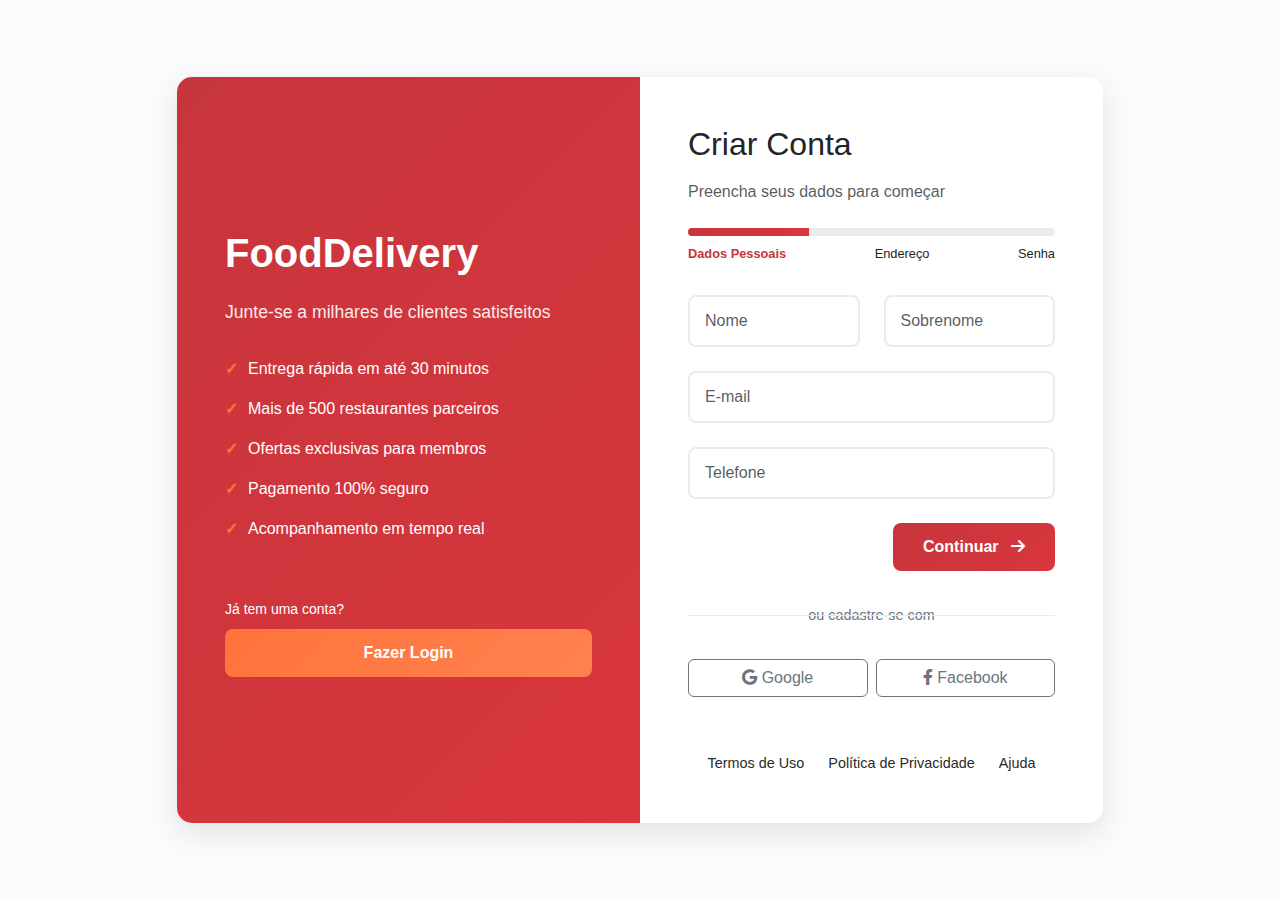
<file: cadastro.html>
<!DOCTYPE html>
<html lang="pt-br">
<head>
    <meta charset="UTF-8">
    <meta name="viewport" content="width=device-width, initial-scale=1.0">
    <title>Cadastro - FoodDelivery</title>
    <!-- Bootstrap CSS -->
    <link href="https://cdn.jsdelivr.net/npm/bootstrap@5.3.0/dist/css/bootstrap.min.css" rel="stylesheet">
    <link rel="stylesheet" href="https://cdnjs.cloudflare.com/ajax/libs/font-awesome/6.0.0/css/all.min.css">
    <style>
        :root {
            --primary-red: #C7353C;
            --primary-red-hover: #D9363D;
            --secondary-orange: #FF733C;
            --secondary-orange-hover: #FF824E;
            --background-light: #FCFBFB;
            --text-dark: #2A2A2A;
            --text-white: #FFFFFF;
        }

        body {
            background-color: var(--background-light);
            font-family: 'Segoe UI', Tahoma, Geneva, Verdana, sans-serif;
            min-height: 100vh;
            padding: 15px 0px;
            display: flex;
            align-items: center;
        }

        .signup-container {
            background: var(--text-white);
            border-radius: 15px;
            box-shadow: 0 10px 30px rgba(0, 0, 0, 0.1);
            overflow: hidden;
            min-height: 500px;
        }

        .signup-left {
            background: linear-gradient(135deg, var(--primary-red), var(--primary-red-hover));
            color: var(--text-white);
            padding: 3rem;
            display: flex;
            flex-direction: column;
            justify-content: center;
        }

        .signup-right {
            padding: 3rem;
            display: flex;
            flex-direction: column;
            justify-content: center;
        }

        .brand-logo {
            font-size: 2.5rem;
            font-weight: bold;
            margin-bottom: 1rem;
        }

        .brand-slogan {
            font-size: 1.1rem;
            opacity: 0.9;
            margin-bottom: 2rem;
        }

        .feature-list {
            list-style: none;
            padding: 0;
        }

        .feature-list li {
            margin-bottom: 1rem;
            display: flex;
            align-items: center;
        }

        .feature-list li::before {
            content: "✓";
            margin-right: 10px;
            font-weight: bold;
            color: var(--secondary-orange);
        }

        .form-control {
            border: 2px solid #e9ecef;
            border-radius: 8px;
            padding: 12px 15px;
            margin-bottom: 1.5rem;
            transition: all 0.3s ease;
        }

        .form-control:focus {
            border-color: var(--primary-red);
            box-shadow: 0 0 0 0.2rem rgba(199, 53, 60, 0.25);
        }

        .btn-primary {
            background: linear-gradient(135deg, var(--primary-red), var(--primary-red-hover));
            border: none;
            border-radius: 8px;
            padding: 12px 30px;
            font-weight: 600;
            transition: all 0.3s ease;
        }

        .btn-primary:hover {
            background: linear-gradient(135deg, var(--primary-red-hover), var(--primary-red));
            transform: translateY(-2px);
            box-shadow: 0 5px 15px rgba(199, 53, 60, 0.3);
        }

        .btn-secondary {
            background: linear-gradient(135deg, var(--secondary-orange), var(--secondary-orange-hover));
            border: none;
            border-radius: 8px;
            padding: 12px 30px;
            font-weight: 600;
            color: var(--text-white);
            transition: all 0.3s ease;
        }

        .btn-secondary:hover {
            background: linear-gradient(135deg, var(--secondary-orange-hover), var(--secondary-orange));
            transform: translateY(-2px);
            box-shadow: 0 5px 15px rgba(255, 115, 60, 0.3);
        }

        .divider {
            text-align: center;
            margin: 2rem 0;
            position: relative;
        }

        .divider::before {
            content: "";
            position: absolute;
            top: 50%;
            left: 0;
            right: 0;
            height: 1px;
            background: #e9ecef;
        }

        .divider span {
            background: var(--text-white);
            padding: 0 1rem;
            color: #6c757d;
            font-size: 0.9rem;
        }

        .footer-links {
            text-align: center;
            margin-top: 2rem;
            font-size: 0.9rem;
        }

        .footer-links a {
            color: var(--text-dark);
            text-decoration: none;
            margin: 0 10px;
        }

        .footer-links a:hover {
            color: var(--primary-red);
        }

        .progress-container {
            margin-bottom: 2rem;
        }

        .progress {
            height: 8px;
            border-radius: 10px;
            margin-bottom: 0.5rem;
        }

        .progress-bar {
            background: linear-gradient(135deg, var(--primary-red), var(--primary-red-hover));
        }

        .step-indicator {
            display: flex;
            justify-content: space-between;
            font-size: 0.8rem;
            color: var(--text-gray);
        }

        .step-active {
            color: var(--primary-red);
            font-weight: 600;
        }

        .form-step {
            display: none;
        }

        .form-step.active {
            display: block;
        }

        /* MOBILE - CARD ÚNICO */
        @media (max-width: 768px) {
            body {
                display: block;
                padding: 1rem;
                background: linear-gradient(135deg, var(--primary-red), var(--primary-red-hover));
            }

            .signup-container {
                min-height: auto;
                margin: 2rem 0;
                border-radius: 15px;
                box-shadow: 0 20px 40px rgba(0, 0, 0, 0.2);
            }

            /* Esconde completamente o lado esquerdo no mobile */
            .signup-left {
                display: none;
            }

            /* Lado direito ocupa 100% */
            .signup-right {
                padding: 2.5rem 2rem;
                width: 100%;
            }

            /* Header do card mobile */
            .mobile-header {
                text-align: center;
                margin-bottom: 2rem;
            }

            .mobile-logo {
                font-size: 2.2rem;
                font-weight: bold;
                color: var(--primary-red);
                margin-bottom: 0.5rem;
            }

            .mobile-slogan {
                color: var(--text-dark);
                font-size: 1rem;
                opacity: 0.8;
            }

            /* Ajustes no formulário */
            .signup-right h2 {
                font-size: 1.6rem;
                color: var(--text-dark);
                margin-bottom: 1rem;
                text-align: center;
            }

            .signup-right p.text-muted {
                text-align: center;
                margin-bottom: 2rem;
                font-size: 0.95rem;
            }

            .form-control {
                padding: 14px 16px;
                margin-bottom: 1.2rem;
                font-size: 1rem;
            }

            .btn-primary {
                padding: 14px 20px;
                font-size: 1rem;
                font-weight: 600;
                margin-bottom: 1rem;
            }

            /* Divisor */
            .divider {
                margin: 1.5rem 0;
            }

            .divider span {
                background: var(--text-white);
                font-size: 0.85rem;
            }

            /* Botões sociais */
            .btn-outline-secondary {
                padding: 10px 15px;
                font-size: 0.9rem;
            }

            /* Links do footer */
            .footer-links {
                margin-top: 1.5rem;
            }

            .footer-links a {
                display: block;
                margin: 0.5rem 0;
                font-size: 0.85rem;
            }

            /* Seção de login estratégica */
            .login-section {
                background: var(--background-light);
                border: 1px solid #e9ecef;
                padding: 1.5rem;
                border-radius: 10px;
                text-align: center;
                margin-top: 2rem;
            }

            .login-section p {
                margin-bottom: 1rem;
                font-size: 0.9rem;
            }

            .login-section .btn {
                font-weight: 600;
            }

            /* Progress bar mobile */
            .progress-container {
                margin-bottom: 1.5rem;
            }
        }

        /* Ajustes para telas muito pequenas */
        @media (max-width: 576px) {
            body {
                padding: 0.5rem;
            }

            .signup-right {
                padding: 2rem 1.5rem;
            }

            .mobile-logo {
                font-size: 2rem;
            }

            .signup-right h2 {
                font-size: 1.4rem;
            }

            .form-control {
                padding: 12px 14px;
            }

            .login-section {
                padding: 1.2rem;
            }
        }

        /* Desktop - mantém layout original */
        @media (min-width: 769px) {
            .mobile-header {
                display: none;
            }
        }
    </style>
</head>
<body>
    <div class="container">
        <div class="row justify-content-center">
            <div class="col-lg-10">
                <div class="signup-container">
                    <div class="row g-0">
                        <!-- Lado Esquerdo - Branding e Informações (visível apenas no desktop) -->
                        <div class="col-lg-6 signup-left">
                            <div class="brand-logo">FoodDelivery</div>
                            <p class="brand-slogan">Junte-se a milhares de clientes satisfeitos</p>
                            
                            <ul class="feature-list">
                                <li>Entrega rápida em até 30 minutos</li>
                                <li>Mais de 500 restaurantes parceiros</li>
                                <li>Ofertas exclusivas para membros</li>
                                <li>Pagamento 100% seguro</li>
                                <li>Acompanhamento em tempo real</li>
                            </ul>
                            
                            <div class="mt-4">
                                <small>Já tem uma conta?</small>
                                <button class="btn btn-secondary w-100 mt-2" onclick="window.location.href='login.html'">
                                    Fazer Login
                                </button>
                            </div>
                        </div>
                        
                        <!-- Lado Direito - Formulário de Cadastro -->
                        <div class="col-lg-6 signup-right">
                            <!-- Header mobile (visível apenas no mobile) -->
                            <div class="mobile-header">
                                <div class="mobile-logo">FoodDelivery</div>
                                <p class="mobile-slogan">Crie sua conta em poucos passos</p>
                            </div>

                            <h2 class="mb-3">Criar Conta</h2>
                            <p class="text-muted mb-4">Preencha seus dados para começar</p>
                            
                            <!-- Indicador de Progresso -->
                            <div class="progress-container">
                                <div class="progress">
                                    <div class="progress-bar" role="progressbar" style="width: 33%" id="progressBar"></div>
                                </div>
                                <div class="step-indicator">
                                    <span class="step-active" id="step1Indicator">Dados Pessoais</span>
                                    <span id="step2Indicator">Endereço</span>
                                    <span id="step3Indicator">Senha</span>
                                </div>
                            </div>
                            
                            <form id="signupForm">
                                <!-- Passo 1: Dados Pessoais -->
                                <div class="form-step active" id="step1">
                                    <div class="row">
                                        <div class="col-md-6">
                                            <div class="mb-3">
                                                <input type="text" class="form-control" placeholder="Nome" required>
                                            </div>
                                        </div>
                                        <div class="col-md-6">
                                            <div class="mb-3">
                                                <input type="text" class="form-control" placeholder="Sobrenome" required>
                                            </div>
                                        </div>
                                    </div>
                                    
                                    <div class="mb-3">
                                        <input type="email" class="form-control" placeholder="E-mail" required>
                                    </div>
                                    
                                    <div class="mb-3">
                                        <input type="tel" class="form-control" placeholder="Telefone" required>
                                    </div>
                                    
                                    <div class="d-flex justify-content-between">
                                        <div></div> <!-- Espaço vazio para alinhar o botão à direita -->
                                        <button type="button" class="btn btn-primary" onclick="nextStep(2)">
                                            Continuar <i class="fas fa-arrow-right ms-2"></i>
                                        </button>
                                    </div>
                                </div>
                                
                                <!-- Passo 2: Endereço -->
                                <div class="form-step" id="step2">
                                    
                                    <div class="row">
                                        <div class="col-md-8">
                                            <div class="mb-3">
                                                <input type="text" class="form-control" placeholder="Rua" required>
                                            </div>
                                        </div>
                                        <div class="col-md-4">
                                            <div class="mb-3">
                                                <input type="text" class="form-control" placeholder="Número" required>
                                            </div>
                                        </div>
                                    </div>
                                    
                                    <div class="row">
                                        <div class="col-md-6">
                                            <div class="mb-3">
                                                <input type="text" class="form-control" placeholder="Bairro" required>
                                            </div>
                                        </div>
                                        <div class="col-md-6">
                                            <div class="mb-3">
                                                <input type="text" class="form-control" placeholder="Cidade" required>
                                            </div>
                                        </div>
                                    </div>
                                    
                                    
                                    <div class="d-flex justify-content-between">
                                        <button type="button" class="btn btn-outline-secondary" style="height: 52px;" onclick="prevStep(1)">
                                            <i class="fas fa-arrow-left me-2"></i> Voltar
                                        </button>
                                        <button type="button" class="btn btn-primary" onclick="nextStep(3)">
                                            Continuar <i class="fas fa-arrow-right ms-2"></i>
                                        </button>
                                    </div>
                                </div>
                                
                                <!-- Passo 3: Senha -->
                                <div class="form-step" id="step3">
                                    <div class="mb-3">
                                        <input type="password" class="form-control" placeholder="Senha" required>
                                        <div class="form-text">Mínimo de 8 caracteres</div>
                                    </div>
                                    
                                    <div class="mb-3">
                                        <input type="password" class="form-control" placeholder="Confirmar Senha" required>
                                    </div>
                                    
                                    <div class="form-check mb-4">
                                        <input class="form-check-input" type="checkbox" id="termsCheck" required>
                                        <label class="form-check-label" for="termsCheck">
                                            Concordo com os <a href="#" style="color: var(--primary-red);">Termos de Uso</a> e <a href="#" style="color: var(--primary-red);">Política de Privacidade</a>
                                        </label>
                                    </div>
                                    
                                    <div class="form-check mb-4">
                                        <input class="form-check-input" type="checkbox" id="newsletterCheck">
                                        <label class="form-check-label" for="newsletterCheck">
                                            Desejo receber ofertas e novidades por e-mail
                                        </label>
                                    </div>
                                    
                                    <div class="d-flex justify-content-between">
                                        <button type="button" class="btn btn-outline-secondary" style="height: 52px;" onclick="prevStep(2)">
                                            <i class="fas fa-arrow-left me-2"></i> Voltar
                                        </button>
                                        <button type="submit" class="btn btn-primary">
                                            Criar Conta
                                        </button>
                                    </div>
                                </div>
                            </form>
                            
                            <div class="divider">
                                <span>ou cadastre-se com</span>
                            </div>
                            
                            <div class="row g-2 mb-4">
                                <div class="col-6">
                                    <button type="button" class="btn btn-outline-secondary w-100">
                                        <i class="fab fa-google"></i> Google
                                    </button>
                                </div>
                                <div class="col-6">
                                    <button type="button" class="btn btn-outline-secondary w-100">
                                        <i class="fab fa-facebook-f"></i> Facebook
                                    </button>
                                </div>
                            </div>
                            
                            <div class="footer-links">
                                <a href="#">Termos de Uso</a>
                                <a href="#">Política de Privacidade</a>
                                <a href="#">Ajuda</a>
                            </div>

                            <!-- Seção de login estratégica (visível apenas no mobile) -->
                            <div class="login-section d-lg-none">
                                <p>Já tem uma conta?</p>
                                <button class="btn btn-outline-primary w-100"  onclick="window.location.href='login.html'">
                                    Fazer Login
                                </button>
                            </div>
                        </div>
                    </div>
                </div>
            </div>
        </div>
    </div>

    <!-- Bootstrap JS e dependências -->
    <script src="https://cdn.jsdelivr.net/npm/bootstrap@5.3.0/dist/js/bootstrap.bundle.min.js"></script>
    
    <script>
        // Controle dos passos do formulário
        let currentStep = 1;
        
        function nextStep(step) {
            document.getElementById(`step${currentStep}`).classList.remove('active');
            document.getElementById(`step${step}`).classList.add('active');
            
            // Atualiza indicador de progresso
            document.getElementById(`step${currentStep}Indicator`).classList.remove('step-active');
            document.getElementById(`step${step}Indicator`).classList.add('step-active');
            
            // Atualiza barra de progresso
            const progressPercentage = (step / 3) * 100;
            document.getElementById('progressBar').style.width = `${progressPercentage}%`;
            
            currentStep = step;
        }
        
        function prevStep(step) {
            document.getElementById(`step${currentStep}`).classList.remove('active');
            document.getElementById(`step${step}`).classList.add('active');
            
            // Atualiza indicador de progresso
            document.getElementById(`step${currentStep}Indicator`).classList.remove('step-active');
            document.getElementById(`step${step}Indicator`).classList.add('step-active');
            
            // Atualiza barra de progresso
            const progressPercentage = (step / 3) * 100;
            document.getElementById('progressBar').style.width = `${progressPercentage}%`;
            
            currentStep = step;
        }
        
        // Validação do formulário
        document.getElementById('signupForm').addEventListener('submit', function(e) {
            e.preventDefault();
            
            alert('Conta criada com sucesso! Redirecionando...');
            window.location.href = 'index.html';
        });
    </script>
</body>
</html>
</file>
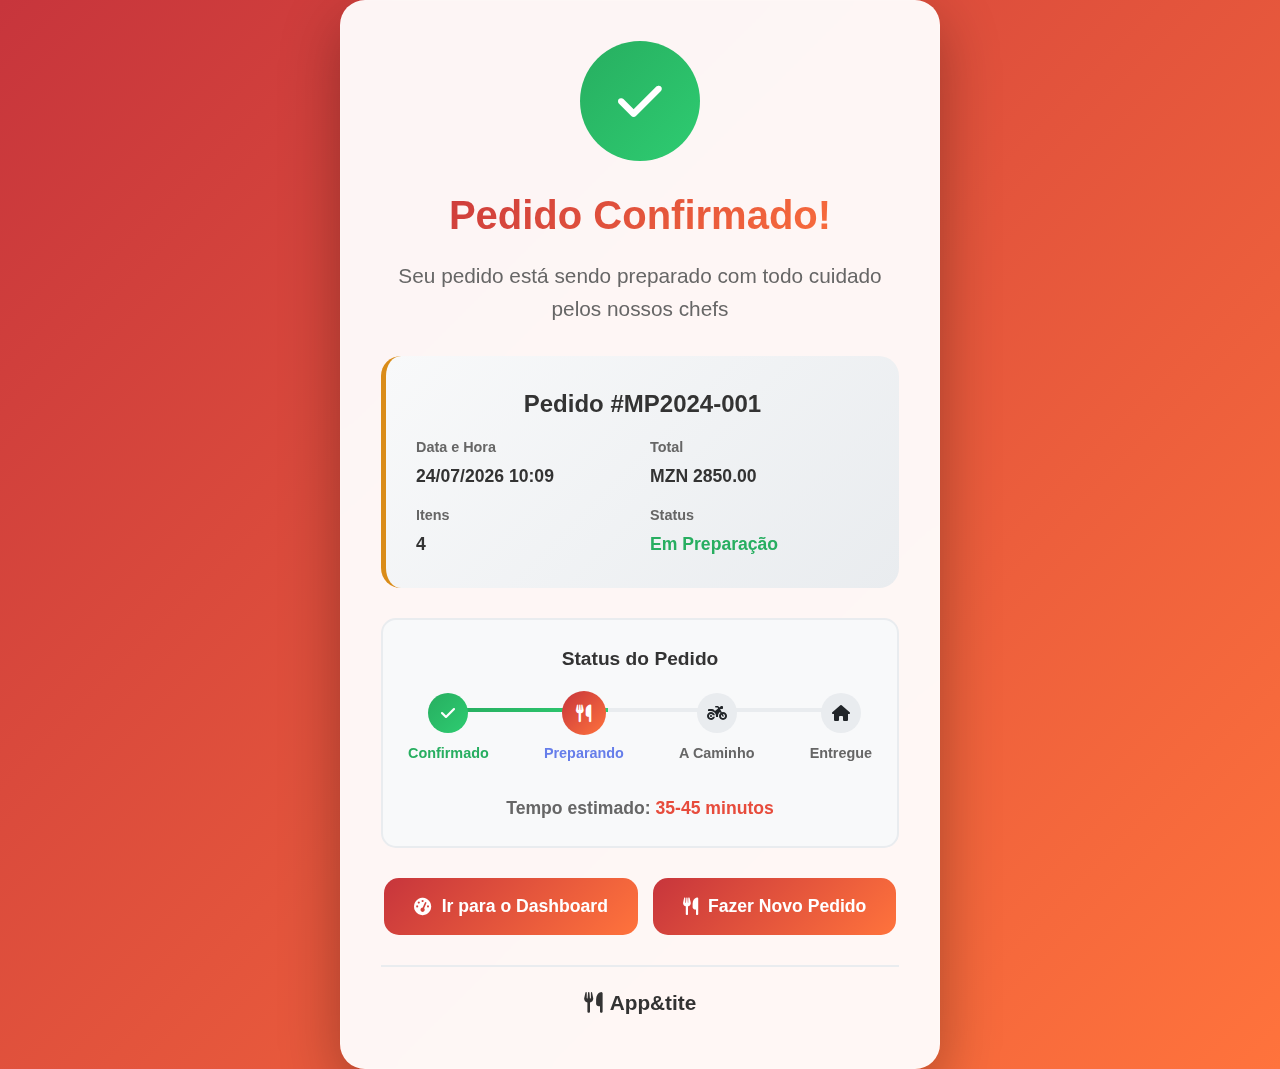
<file: confirmar.html>
<!DOCTYPE html>
<html lang="pt-br">
<head>
    <meta charset="UTF-8">
    <meta name="viewport" content="width=device-width, initial-scale=1.0">
    <title>Confirmação de Pedido </title>
    <link rel="stylesheet" href="https://cdnjs.cloudflare.com/ajax/libs/font-awesome/6.4.0/css/all.min.css">
    <link href="https://cdn.jsdelivr.net/npm/bootstrap@5.3.0/dist/css/bootstrap.min.css" rel="stylesheet">
    <style>
        * {
            margin: 0;
            padding: 0;
            box-sizing: border-box;
        }

        body {
            font-family: 'Segoe UI', Tahoma, Geneva, Verdana, sans-serif;
            background: linear-gradient(135deg, #C7353C 0%, #FF733C 100%);
            min-height: 100vh;
            display: flex;
            align-items: center;
            justify-content: center;
           
        }

        .confirmation-container {
            max-width: 600px;
            width: 100%;
            background: rgba(255, 255, 255, 0.95);
            border-radius: 25px;
            padding: 40px;
            box-shadow: 0 20px 60px rgba(0, 0, 0, 0.3);
            text-align: center;
            backdrop-filter: blur(10px);
            border: 1px solid rgba(255, 255, 255, 0.2);
        }

        .confirmation-icon {
            width: 120px;
            height: 120px;
            background: linear-gradient(135deg, #27ae60, #2ecc71);
            border-radius: 50%;
            display: flex;
            align-items: center;
            justify-content: center;
            margin: 0 auto 30px;
            animation: bounce 2s infinite;
        }

        .confirmation-icon i {
            font-size: 50px;
            color: white;
        }

        @keyframes bounce {
            0%, 20%, 50%, 80%, 100% {
                transform: translateY(0);
            }
            40% {
                transform: translateY(-10px);
            }
            60% {
                transform: translateY(-5px);
            }
        }

        .confirmation-title {
            font-size: 2.5rem;
            font-weight: bold;
            color: #333;
            margin-bottom: 20px;
            background: linear-gradient(135deg, #C7353C 0%, #FF733C 100%);
            -webkit-background-clip: text;
            -webkit-text-fill-color: transparent;
            background-clip: text;
        }

        .confirmation-message {
            font-size: 1.3rem;
            color: #666;
            margin-bottom: 30px;
            line-height: 1.6;
        }

        .order-details {
            background: linear-gradient(135deg, #f8f9fa, #e9ecef);
            border-radius: 20px;
            padding: 30px;
            margin: 30px 0;
            border-left: 5px solid #da8c19;
        }

        .order-number {
            font-size: 1.5rem;
            font-weight: bold;
            color: #333;
            margin-bottom: 15px;
        }

        .order-info {
            display: grid;
            grid-template-columns: 1fr 1fr;
            gap: 15px;
            text-align: left;
        }

        .info-item {
            display: flex;
            flex-direction: column;
        }

        .info-label {
            font-size: 0.9rem;
            color: #666;
            font-weight: 600;
            margin-bottom: 5px;
        }

        .info-value {
            font-size: 1.1rem;
            color: #333;
            font-weight: bold;
        }

        .progress-container {
            background: #f8f9fa;
            border-radius: 15px;
            padding: 25px;
            margin: 30px 0;
            border: 2px solid #e9ecef;
        }

        .progress-title {
            font-size: 1.2rem;
            font-weight: bold;
            color: #333;
            margin-bottom: 20px;
        }

        .progress-steps {
            display: flex;
            justify-content: space-between;
            position: relative;
            margin-bottom: 30px;
        }

        .progress-steps::before {
            content: '';
            position: absolute;
            top: 15px;
            left: 10%;
            right: 10%;
            height: 4px;
            background: #e9ecef;
            z-index: 1;
        }

        .progress-bar {
            position: absolute;
            top: 15px;
            left: 10%;
            width: 33%;
            height: 4px;
            background: linear-gradient(135deg, #27ae60, #2ecc71);
            z-index: 2;
            transition: all 0.5s ease;
        }

        .step {
            display: flex;
            flex-direction: column;
            align-items: center;
            z-index: 3;
            position: relative;
        }

        .step-icon {
            width: 40px;
            height: 40px;
            border-radius: 50%;
            background: #e9ecef;
            display: flex;
            align-items: center;
            justify-content: center;
            margin-bottom: 10px;
            transition: all 0.3s ease;
        }

        .step.active .step-icon {
            background: linear-gradient(135deg, #C7353C 0%, #FF733C 100%);
            color: white;
            transform: scale(1.1);
        }

        .step.completed .step-icon {
            background: linear-gradient(135deg, #27ae60, #2ecc71);
            color: white;
        }

        .step-text {
            font-size: 0.9rem;
            color: #666;
            font-weight: 600;
            text-align: center;
        }

        .step.active .step-text {
            color: #667eea;
        }

        .step.completed .step-text {
            color: #27ae60;
        }

        .estimated-time {
            font-size: 1.1rem;
            color: #666;
            font-weight: 600;
        }

        .time-highlight {
            color: #e74c3c;
            font-weight: bold;
        }

        .action-buttons {
            display: flex;
            gap: 15px;
            justify-content: center;
            margin-top: 30px;
        }

        .btn {
            padding: 15px 30px;
            border: none;
            border-radius: 15px;
            font-size: 1.1rem;
            font-weight: bold;
            cursor: pointer;
            transition: all 0.3s ease;
            text-decoration: none;
            display: inline-flex;
            align-items: center;
            gap: 10px;
        }

        .btn-primary {
            background: linear-gradient(135deg, #C7353C 0%, #FF733C 100%);
            color: white;
        }

        .btn-primary:hover {
            transform: translateY(-3px);
            box-shadow: 0 10px 25px rgba(102, 126, 234, 0.4);
        }

        .btn-secondary {
            background: linear-gradient(135deg, #C7353C 0%, #FF733C 100%);
            color: white;
        }

        .btn-secondary:hover {
            transform: translateY(-3px);
            box-shadow: 0 10px 25px rgba(149, 165, 166, 0.4);
        }

        .restaurant-info {
            margin-top: 30px;
            padding-top: 20px;
            border-top: 2px solid #e9ecef;
        }

        .restaurant-name {
            font-size: 1.3rem;
            font-weight: bold;
            color: #333;
            margin-bottom: 10px;
        }

        .restaurant-contact {
            color: #666;
            font-size: 1rem;
        }

        /* Animações */
        @keyframes fadeInUp {
            from {
                opacity: 0;
                transform: translateY(30px);
            }
            to {
                opacity: 1;
                transform: translateY(0);
            }
        }

        .confirmation-container > * {
            animation: fadeInUp 0.6s ease-out;
        }

        .confirmation-icon {
            animation-delay: 0.2s;
        }

        .confirmation-title {
            animation-delay: 0.4s;
        }

        .confirmation-message {
            animation-delay: 0.6s;
        }

        .order-details {
            animation-delay: 0.8s;
        }

        .progress-container {
            animation-delay: 1s;
        }

        .action-buttons {
            animation-delay: 1.2s;
        }

        /* Responsivo */
        @media (max-width: 768px) {
            .confirmation-container {
                padding: 30px 20px;
                margin: 20px;
            }

            .confirmation-title {
                font-size: 2rem;
            }

            .confirmation-message {
                font-size: 1.1rem;
            }

            .order-info {
                grid-template-columns: 1fr;
                gap: 10px;
            }

            .action-buttons {
                flex-direction: column;
            }

            .btn {
                width: 100%;
                justify-content: center;
            }

            .progress-steps {
                flex-direction: column;
                gap: 20px;
                align-items: flex-start;
            }

            .progress-steps::before {
                display: none;
            }

            .progress-bar {
                display: none;
            }

            .step {
                flex-direction: row;
                gap: 15px;
            }

            .step-icon {
                margin-bottom: 0;
            }
        }

        /* Efeitos de pulso para o ícone */
        @keyframes pulse {
            0% {
                box-shadow: 0 0 0 0 rgba(39, 174, 96, 0.7);
            }
            70% {
                box-shadow: 0 0 0 15px rgba(39, 174, 96, 0);
            }
            100% {
                box-shadow: 0 0 0 0 rgba(39, 174, 96, 0);
            }
        }

        .confirmation-icon {
            animation: bounce 2s infinite, pulse 2s infinite;
        }
    </style>
</head>
<body>
    <div class="confirmation-container">
        <div class="confirmation-icon">
            <i class="fas fa-check"></i>
        </div>
        
        <h1 class="confirmation-title">Pedido Confirmado!</h1>
        
        <p class="confirmation-message">
            Seu pedido está sendo preparado com todo cuidado pelos nossos chefs
        </p>

        <div class="order-details">
            <div class="order-number">Pedido #MP2024-001</div>
            <div class="order-info">
                <div class="info-item">
                    <span class="info-label">Data e Hora</span>
                    <span class="info-value" id="orderDateTime">--/--/---- --:--</span>
                </div>
                <div class="info-item">
                    <span class="info-label">Total</span>
                    <span class="info-value" id="orderTotal">MZN 0.00</span>
                </div>
                <div class="info-item">
                    <span class="info-label">Itens</span>
                    <span class="info-value" id="orderItems">0</span>
                </div>
                <div class="info-item">
                    <span class="info-label">Status</span>
                    <span class="info-value" style="color: #27ae60;">Em Preparação</span>
                </div>
            </div>
        </div>

        <div class="progress-container">
            <div class="progress-title">Status do Pedido</div>
            <div class="progress-steps">
                <div class="progress-bar"></div>
                <div class="step completed">
                    <div class="step-icon">
                        <i class="fas fa-check"></i>
                    </div>
                    <span class="step-text">Confirmado</span>
                </div>
                <div class="step active">
                    <div class="step-icon">
                        <i class="fas fa-utensils"></i>
                    </div>
                    <span class="step-text">Preparando</span>
                </div>
                <div class="step">
                    <div class="step-icon">
                        <i class="fas fa-motorcycle"></i>
                    </div>
                    <span class="step-text">A Caminho</span>
                </div>
                <div class="step">
                    <div class="step-icon">
                        <i class="fas fa-home"></i>
                    </div>
                    <span class="step-text">Entregue</span>
                </div>
            </div>
            <div class="estimated-time">
                Tempo estimado: <span class="time-highlight" id="estimatedTime">30-40 minutos</span>
            </div>
        </div>

        <div class="action-buttons">
            <a href="user.html" class="btn btn-primary">
                <i class="fas fa-tachometer-alt"></i>
                Ir para o Dashboard
            </a>
            <a href="cardapio.html" class="btn btn-secondary">
                <i class="fas fa-utensils"></i>
                Fazer Novo Pedido
            </a>
        </div>

        <div class="restaurant-info">
            <div class="restaurant-name"><i class="fas fa-utensils me-2"></i>App&tite</div>
        </div>
    </div>

    <script>
        // Simular dados do pedido (normalmente viriam do backend)
        document.addEventListener('DOMContentLoaded', function() {
            // Data e hora atual
            const now = new Date();
            const formattedDate = now.toLocaleDateString('pt-BR');
            const formattedTime = now.toLocaleTimeString('pt-BR', { 
                hour: '2-digit', 
                minute: '2-digit' 
            });
            document.getElementById('orderDateTime').textContent = `${formattedDate} ${formattedTime}`;

            // Simular dados do pedido (podem vir do localStorage ou sessionStorage)
            const orderData = {
                total: 2850.00,
                items: 4,
                estimatedTime: '35-45 minutos'
            };

            document.getElementById('orderTotal').textContent = `MZN ${orderData.total.toFixed(2)}`;
            document.getElementById('orderItems').textContent = orderData.items;
            document.getElementById('estimatedTime').textContent = orderData.estimatedTime;

            // Simular progresso do pedido
            simulateOrderProgress();
        });

        function simulateOrderProgress() {
            const progressBar = document.querySelector('.progress-bar');
            const steps = document.querySelectorAll('.step');
            
            // Progresso inicial (33% - Preparando)
            progressBar.style.width = '33%';
            
            // Simular atualização do status após alguns minutos
            setTimeout(() => {
                // Status: A Caminho (66%)
                progressBar.style.width = '66%';
                steps[2].classList.add('active');
                steps[1].classList.remove('active');
                steps[1].classList.add('completed');
                
                // Atualizar tempo estimado
                document.getElementById('estimatedTime').textContent = '15-20 minutos';
                
            }, 120000); // 2 minutos depois

            setTimeout(() => {
                // Status: Entregue (100%)
                progressBar.style.width = '100%';
                steps[3].classList.add('active');
                steps[2].classList.remove('active');
                steps[2].classList.add('completed');
                
                // Atualizar tempo estimado
                document.getElementById('estimatedTime').textContent = 'Entregue!';
                document.querySelector('.estimated-time').innerHTML = 
                    '<span style="color: #27ae60; font-weight: bold;">🎉 Pedido entregue com sucesso!</span>';
                
            }, 240000); // 4 minutos depois
        }

        // Efeito de digitação na mensagem principal
        function typeWriter(element, text, speed = 50) {
            let i = 0;
            element.innerHTML = '';
            
            function type() {
                if (i < text.length) {
                    element.innerHTML += text.charAt(i);
                    i++;
                    setTimeout(type, speed);
                }
            }
            type();
        }

        // Aplicar efeito de digitação na mensagem principal
        setTimeout(() => {
            const messageElement = document.querySelector('.confirmation-message');
            const originalText = messageElement.textContent;
            typeWriter(messageElement, originalText);
        }, 1000);
    </script>
</body>
</html>
</file>
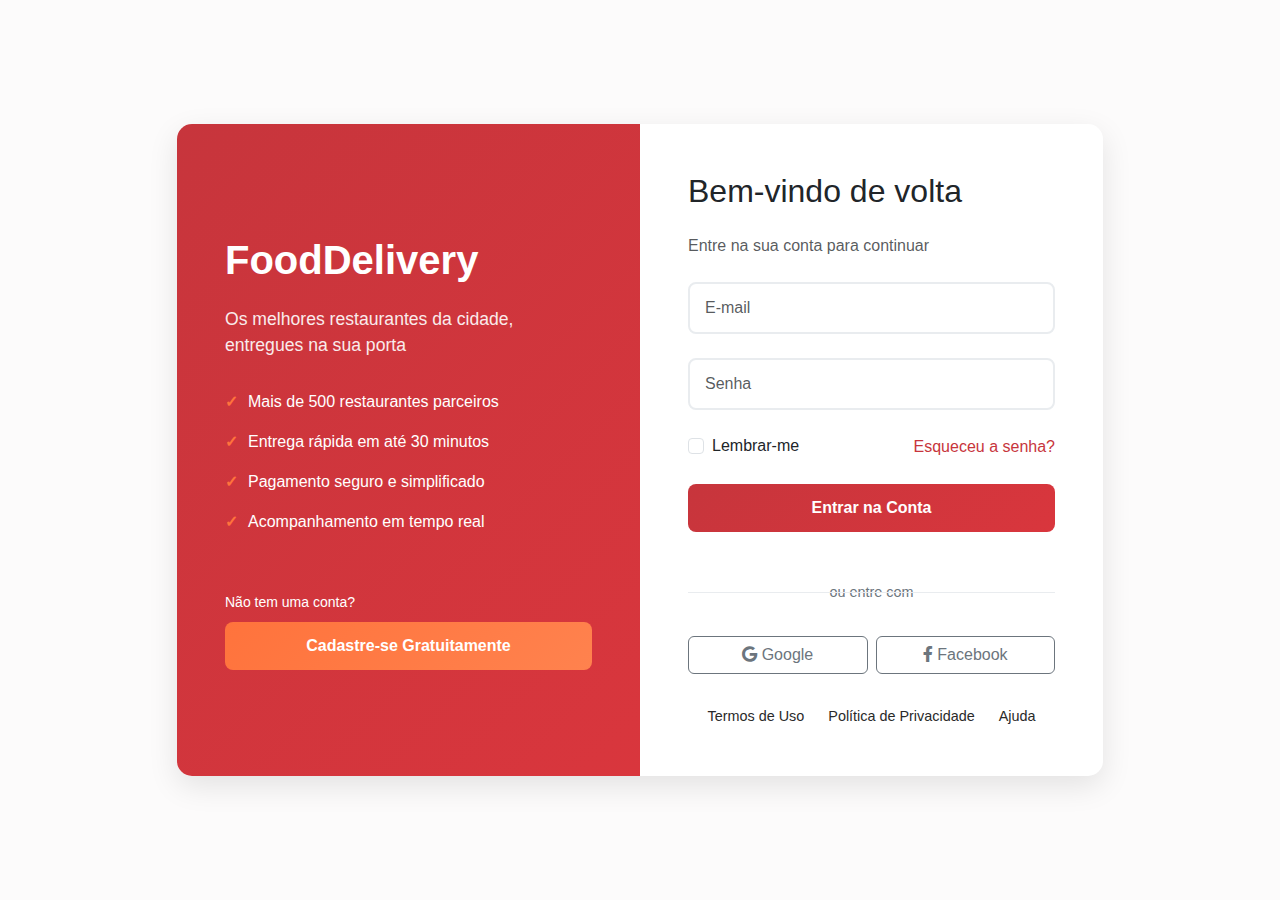
<file: login.html>
<!DOCTYPE html>
<html lang="pt-br">
<head>
    <meta charset="UTF-8">
    <meta name="viewport" content="width=device-width, initial-scale=1.0">
    <title>Login - FoodDelivery</title>
    <!-- Bootstrap CSS -->
    <link href="https://cdn.jsdelivr.net/npm/bootstrap@5.3.0/dist/css/bootstrap.min.css" rel="stylesheet">
    <link rel="stylesheet" href="https://cdnjs.cloudflare.com/ajax/libs/font-awesome/6.0.0/css/all.min.css">
    <style>
        :root {
            --primary-red: #C7353C;
            --primary-red-hover: #D9363D;
            --secondary-orange: #FF733C;
            --secondary-orange-hover: #FF824E;
            --background-light: #FCFBFB;
            --text-dark: #2A2A2A;
            --text-white: #FFFFFF;
        }

        body {
            background-color: var(--background-light);
            font-family: 'Segoe UI', Tahoma, Geneva, Verdana, sans-serif;
            min-height: 100vh;
            display: flex;
            align-items: center;
        }

        .login-container {
            background: var(--text-white);
            border-radius: 15px;
            box-shadow: 0 10px 30px rgba(0, 0, 0, 0.1);
            overflow: hidden;
            min-height: 500px;
        }

        .login-left {
            background: linear-gradient(135deg, var(--primary-red), var(--primary-red-hover));
            color: var(--text-white);
            padding: 3rem;
            display: flex;
            flex-direction: column;
            justify-content: center;
        }

        .login-right {
            padding: 3rem;
            display: flex;
            flex-direction: column;
            justify-content: center;
        }

        .brand-logo {
            font-size: 2.5rem;
            font-weight: bold;
            margin-bottom: 1rem;
        }

        .brand-slogan {
            font-size: 1.1rem;
            opacity: 0.9;
            margin-bottom: 2rem;
        }

        .feature-list {
            list-style: none;
            padding: 0;
        }

        .feature-list li {
            margin-bottom: 1rem;
            display: flex;
            align-items: center;
        }

        .feature-list li::before {
            content: "✓";
            margin-right: 10px;
            font-weight: bold;
            color: var(--secondary-orange);
        }

        .form-control {
            border: 2px solid #e9ecef;
            border-radius: 8px;
            padding: 12px 15px;
            margin-bottom: 1.5rem;
            transition: all 0.3s ease;
        }

        .form-control:focus {
            border-color: var(--primary-red);
            box-shadow: 0 0 0 0.2rem rgba(199, 53, 60, 0.25);
        }

        .btn-primary {
            background: linear-gradient(135deg, var(--primary-red), var(--primary-red-hover));
            border: none;
            border-radius: 8px;
            padding: 12px 30px;
            font-weight: 600;
            transition: all 0.3s ease;
        }

        .btn-primary:hover {
            background: linear-gradient(135deg, var(--primary-red-hover), var(--primary-red));
            transform: translateY(-2px);
            box-shadow: 0 5px 15px rgba(199, 53, 60, 0.3);
        }

        .btn-secondary {
            background: linear-gradient(135deg, var(--secondary-orange), var(--secondary-orange-hover));
            border: none;
            border-radius: 8px;
            padding: 12px 30px;
            font-weight: 600;
            color: var(--text-white);
            transition: all 0.3s ease;
        }

        .btn-secondary:hover {
            background: linear-gradient(135deg, var(--secondary-orange-hover), var(--secondary-orange));
            transform: translateY(-2px);
            box-shadow: 0 5px 15px rgba(255, 115, 60, 0.3);
        }

        .divider {
            text-align: center;
            margin: 2rem 0;
            position: relative;
        }

        .divider::before {
            content: "";
            position: absolute;
            top: 50%;
            left: 0;
            right: 0;
            height: 1px;
            background: #e9ecef;
        }

        .divider span {
            background: var(--text-white);
            padding: 0 1rem;
            color: #6c757d;
            font-size: 0.9rem;
        }

        .footer-links {
            text-align: center;
            margin-top: 2rem;
            font-size: 0.9rem;
        }

        .footer-links a {
            color: var(--text-dark);
            text-decoration: none;
            margin: 0 10px;
        }

        .footer-links a:hover {
            color: var(--primary-red);
        }

        /* MOBILE - CARD ÚNICO */
        @media (max-width: 768px) {
            body {
                display: block;
                padding: 1rem;
                background: linear-gradient(135deg, var(--primary-red), var(--primary-red-hover));
            }

            .login-container {
                min-height: auto;
                margin: 2rem 0;
                border-radius: 15px;
                box-shadow: 0 20px 40px rgba(0, 0, 0, 0.2);
            }

            /* Esconde completamente o lado esquerdo no mobile */
            .login-left {
                display: none;
            }

            /* Lado direito ocupa 100% */
            .login-right {
                padding: 2.5rem 2rem;
                width: 100%;
            }

            /* Header do card mobile */
            .mobile-header {
                text-align: center;
                margin-bottom: 2rem;
            }

            .mobile-logo {
                font-size: 2.2rem;
                font-weight: bold;
                color: var(--primary-red);
                margin-bottom: 0.5rem;
            }

            .mobile-slogan {
                color: var(--text-dark);
                font-size: 1rem;
                opacity: 0.8;
            }

            /* Ajustes no formulário */
            .login-right h2 {
                font-size: 1.6rem;
                color: var(--text-dark);
                margin-bottom: 1rem;
                text-align: center;
            }

            .login-right p.text-muted {
                text-align: center;
                margin-bottom: 2rem;
                font-size: 0.95rem;
            }

            .form-control {
                padding: 14px 16px;
                margin-bottom: 1.2rem;
                font-size: 1rem;
            }

            .btn-primary {
                padding: 14px 20px;
                font-size: 1rem;
                font-weight: 600;
                margin-bottom: 1rem;
            }

            /* Divisor */
            .divider {
                margin: 1.5rem 0;
            }

            .divider span {
                background: var(--text-white);
                font-size: 0.85rem;
            }

            /* Botões sociais */
            .btn-outline-secondary {
                padding: 10px 15px;
                font-size: 0.9rem;
            }

            /* Links do footer */
            .footer-links {
                margin-top: 1.5rem;
            }

            .footer-links a {
                display: block;
                margin: 0.5rem 0;
                font-size: 0.85rem;
            }

            /* Botão de cadastro estratégico */
            .signup-section {
                background: linear-gradient(135deg, var(--primary-red), var(--primary-red-hover));
                color: var(--text-white);
                padding: 1.5rem;
                border-radius: 10px;
                text-align: center;
                margin-top: 2rem;
            }

            .signup-section h5 {
                margin-bottom: 0.5rem;
                font-weight: 600;
            }

            .signup-section p {
                font-size: 0.9rem;
                opacity: 0.9;
                margin-bottom: 1rem;
            }

            .signup-section .btn {
                background: var(--text-white);
                color: var(--primary-red);
                font-weight: 600;
                border: none;
            }

            .signup-section .btn:hover {
                background: var(--background-light);
                transform: translateY(-2px);
            }
        }

        /* Ajustes para telas muito pequenas */
        @media (max-width: 576px) {
            body {
                padding: 0.5rem;
            }

            .login-right {
                padding: 2rem 1.5rem;
            }

            .mobile-logo {
                font-size: 2rem;
            }

            .login-right h2 {
                font-size: 1.4rem;
            }

            .form-control {
                padding: 12px 14px;
            }

            .signup-section {
                padding: 1.2rem;
            }
        }

        /* Desktop - mantém layout original */
        @media (min-width: 769px) {
            .mobile-header {
                display: none;
            }
        }
    </style>
</head>
<body>
    <div class="container">
        <div class="row justify-content-center">
            <div class="col-lg-10">
                <div class="login-container">
                    <div class="row g-0">
                        <!-- Lado Esquerdo - Branding e Informações (visível apenas no desktop) -->
                        <div class="col-lg-6 login-left">
                            <div class="brand-logo">FoodDelivery</div>
                            <p class="brand-slogan">Os melhores restaurantes da cidade, entregues na sua porta</p>
                            
                            <ul class="feature-list">
                                <li>Mais de 500 restaurantes parceiros</li>
                                <li>Entrega rápida em até 30 minutos</li>
                                <li>Pagamento seguro e simplificado</li>
                                <li>Acompanhamento em tempo real</li>
                            </ul>
                            
                            <div class="mt-4">
                                <small>Não tem uma conta?</small>
                                <a href="cadastro.html" class="btn btn-secondary w-100 mt-2">
                                    Cadastre-se Gratuitamente
                                </a>
                            </div>
                        </div>
                        
                        <!-- Lado Direito - Formulário de Login -->
                        <div class="col-lg-6 login-right">
                            <!-- Header mobile (visível apenas no mobile) -->
                            <div class="mobile-header">
                                <div class="mobile-logo">FoodDelivery</div>
                                <p class="mobile-slogan">Os melhores restaurantes na sua porta</p>
                            </div>

                            <h2 class="mb-4">Bem-vindo de volta</h2>
                            <p class="text-muted mb-4">Entre na sua conta para continuar</p>
                            
                            <form>
                                <div class="mb-3">
                                    <input type="email" class="form-control" placeholder="E-mail" required>
                                </div>
                                
                                <div class="mb-3">
                                    <input type="password" class="form-control" placeholder="Senha" required>
                                </div>
                                
                                <div class="d-flex justify-content-between align-items-center mb-4">
                                    <div class="form-check">
                                        <input class="form-check-input" type="checkbox" id="rememberMe">
                                        <label class="form-check-label" for="rememberMe">
                                            Lembrar-me
                                        </label>
                                    </div>
                                    <a href="#" style="color: var(--primary-red); text-decoration: none;">
                                        Esqueceu a senha?
                                    </a>
                                </div>
                                
                                <a href="user.html" class="btn btn-primary w-100 mb-3">
                                    Entrar na Conta
                                </a>
                                
                                <div class="divider">
                                    <span>ou entre com</span>
                                </div>
                                
                                <div class="row g-2">
                                    <div class="col-6">
                                        <button type="button" class="btn btn-outline-secondary w-100">
                                            <i class="fab fa-google"></i> Google
                                        </button>
                                    </div>
                                    <div class="col-6">
                                        <button type="button" class="btn btn-outline-secondary w-100">
                                            <i class="fab fa-facebook-f"></i> Facebook
                                        </button>
                                    </div>
                                </div>
                            </form>
                            
                            <div class="footer-links">
                                <a href="#">Termos de Uso</a>
                                <a href="#">Política de Privacidade</a>
                                <a href="#">Ajuda</a>
                            </div>

                            
                            <div class="signup-section d-lg-none">
                                <h5>Junte-se a nós</h5>
                                <p>Cadastre-se gratuitamente e descubra os melhores restaurantes</p>
                                <a href="cadastro.html" class="btn btn-secondary w-100">
                                    Criar Conta Gratuita
                                </a>
                            </div>
                        </div>
                    </div>
                </div>
            </div>
        </div>
    </div>

    <!-- Bootstrap JS e dependências -->
    <script src="https://cdn.jsdelivr.net/npm/bootstrap@5.3.0/dist/js/bootstrap.bundle.min.js"></script>
</body>
</html>
</file>
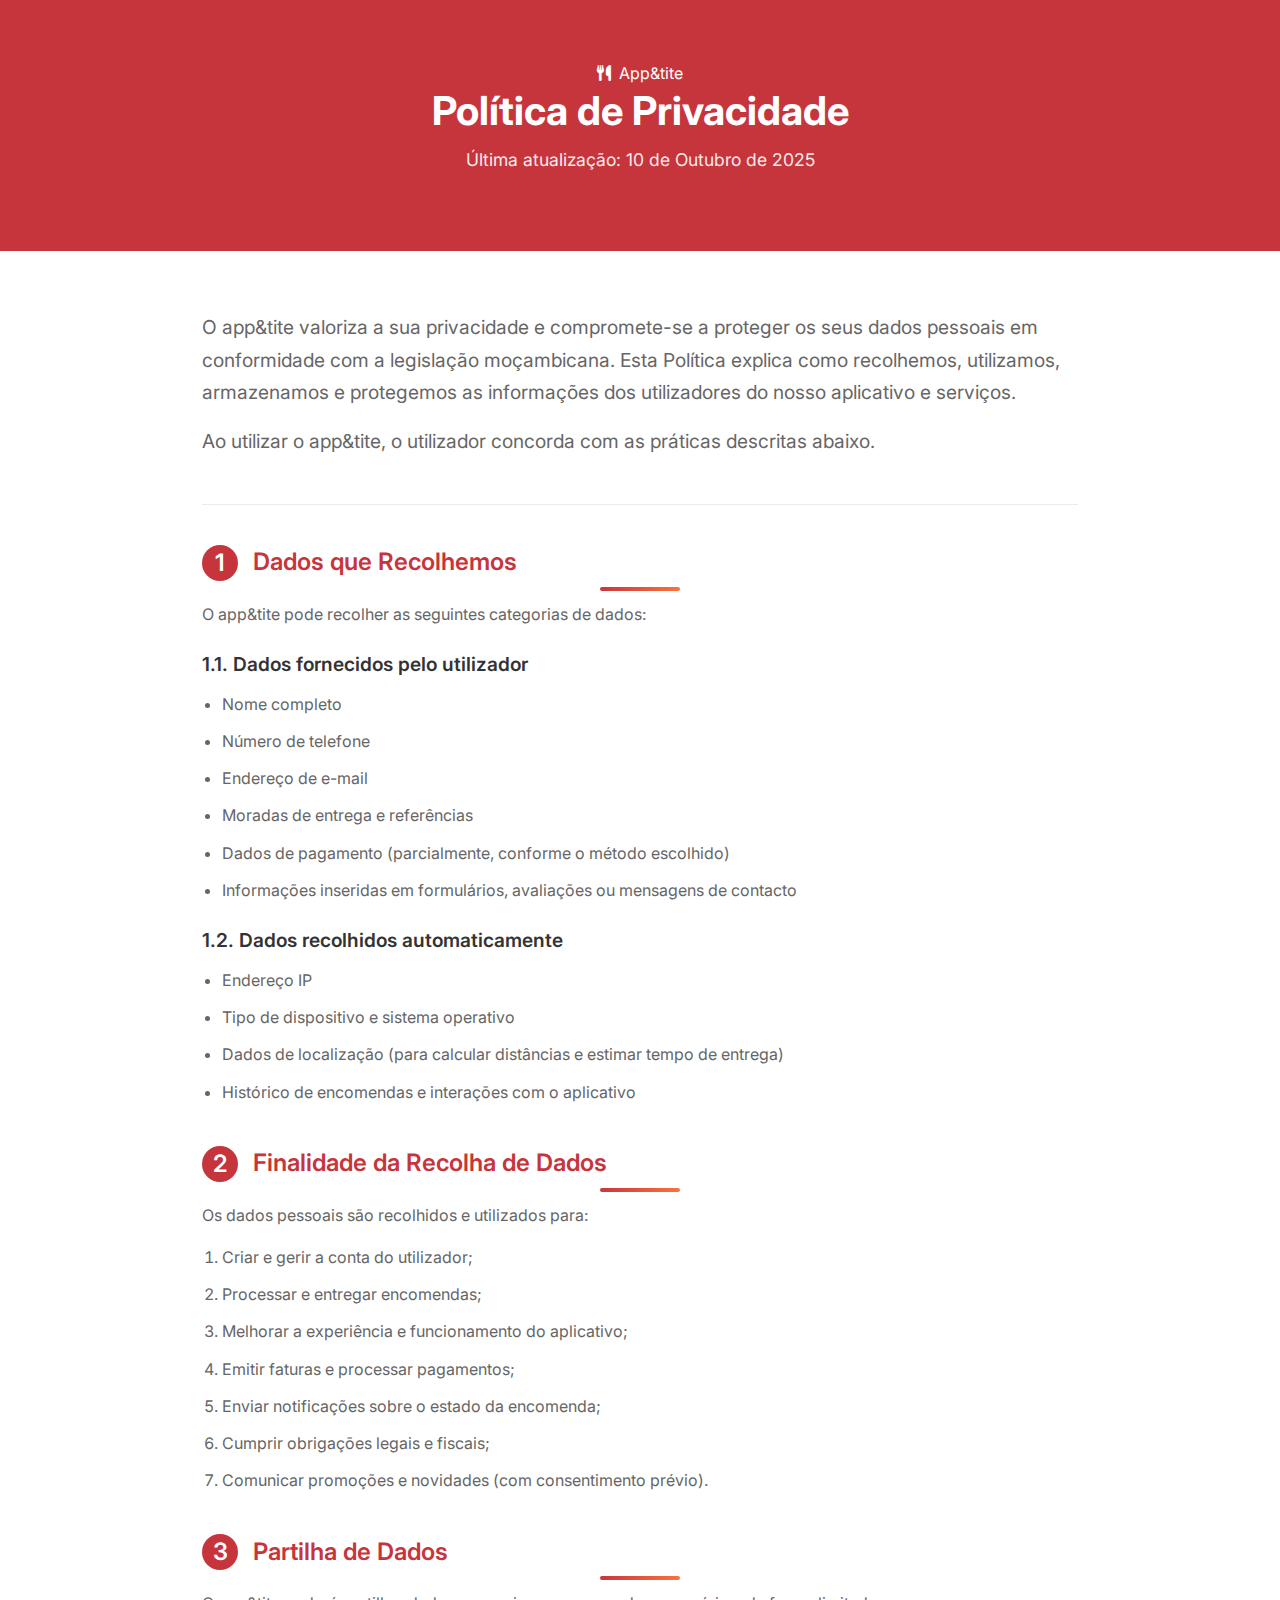
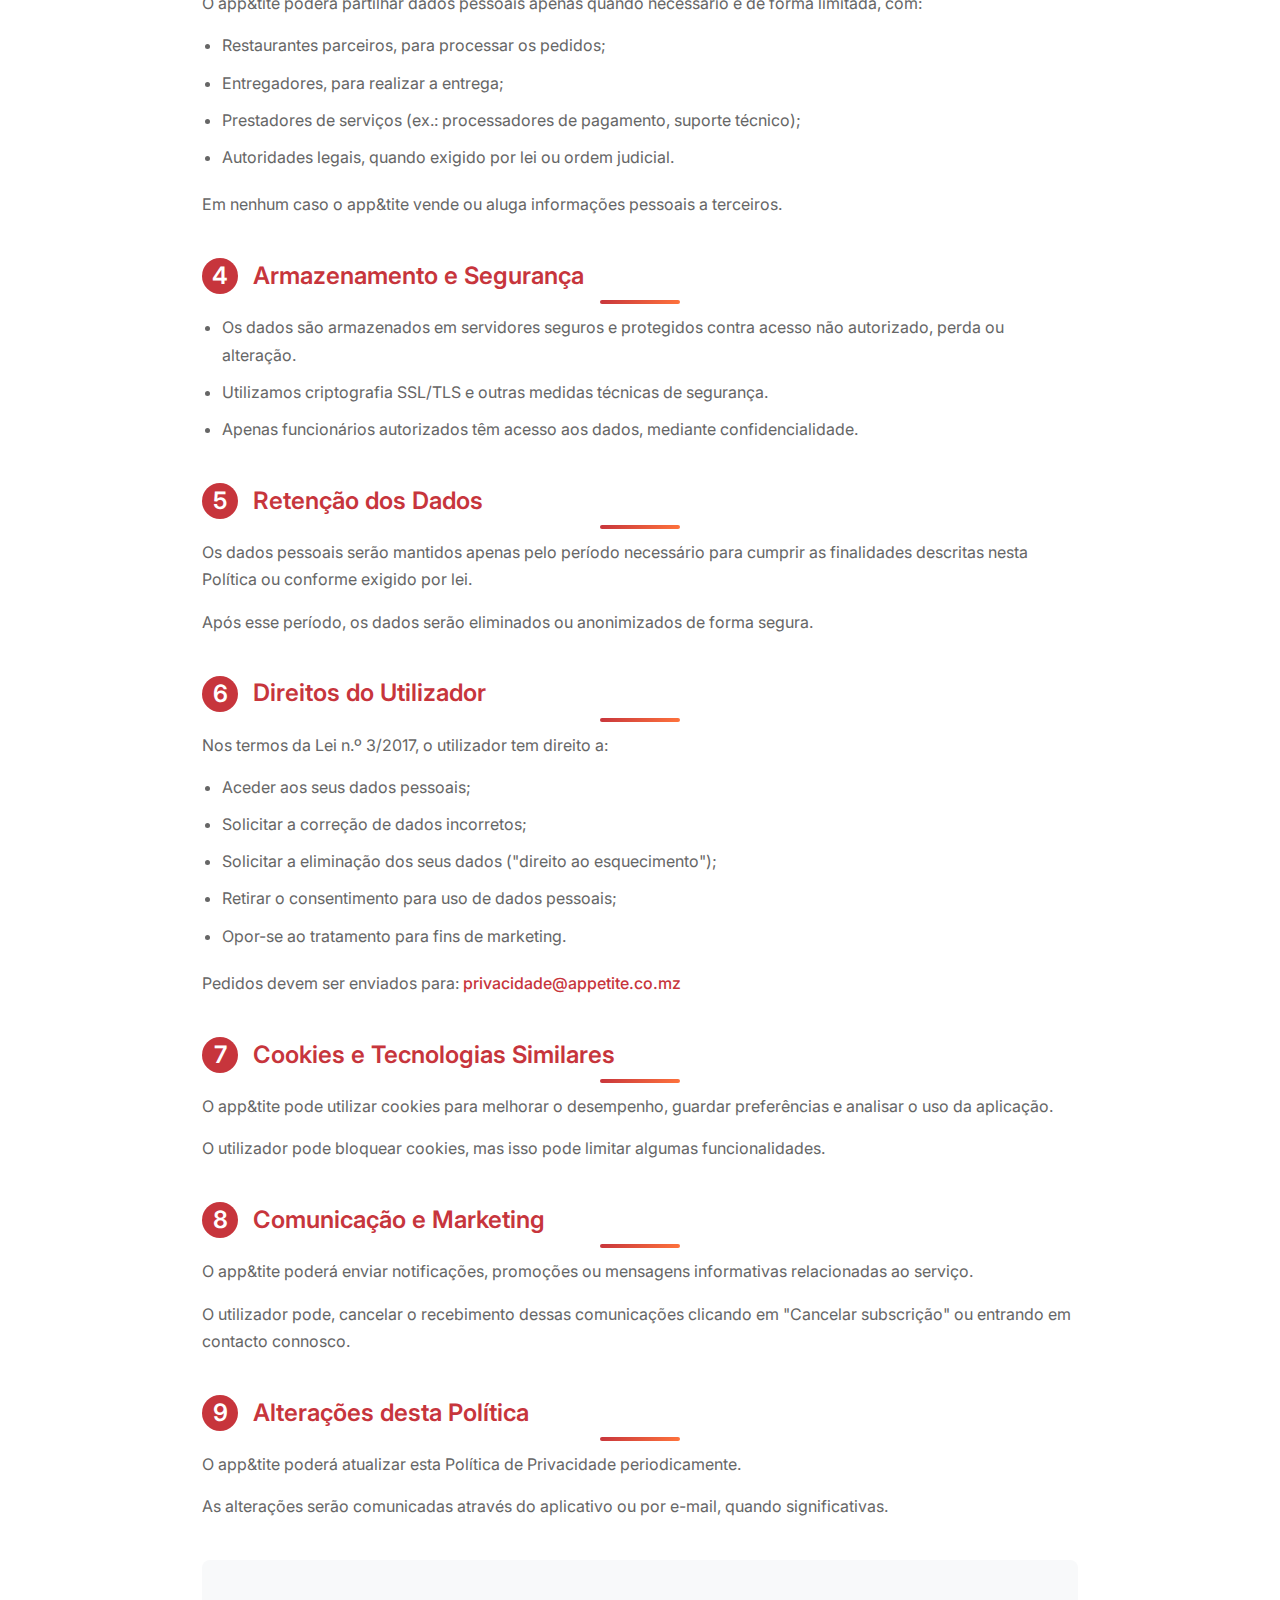
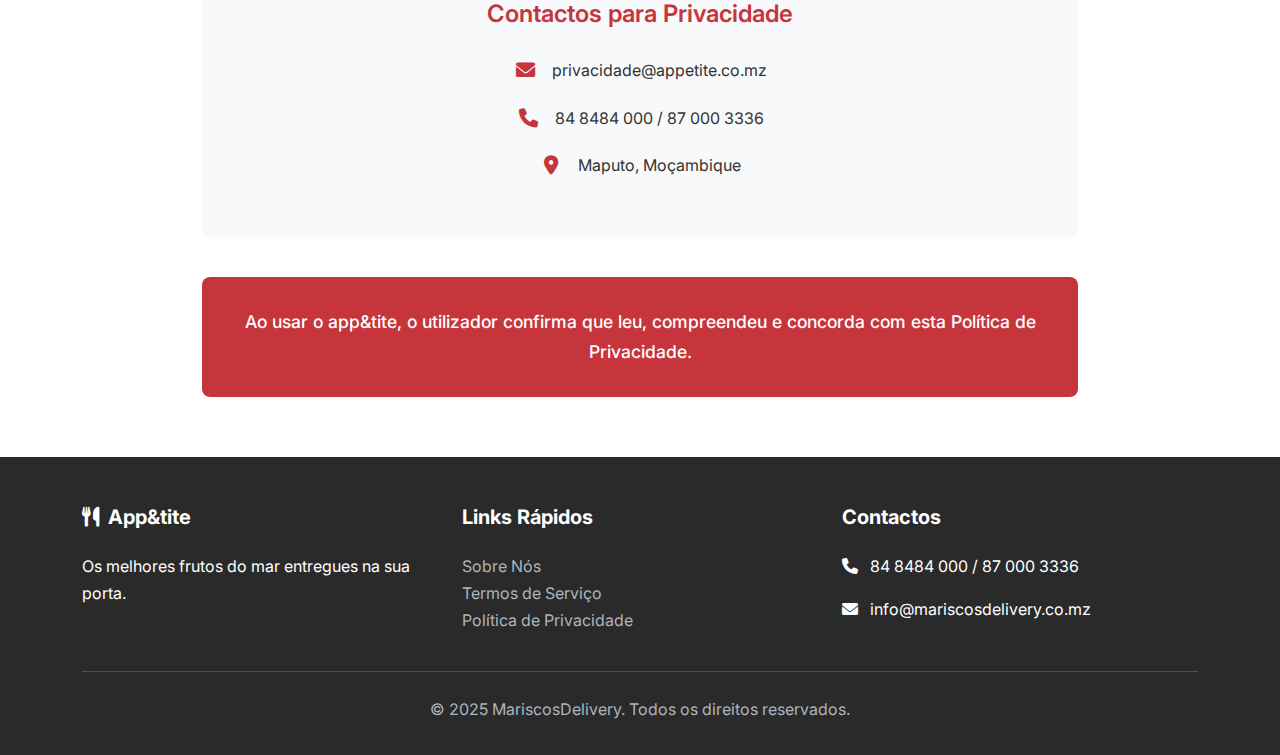
<file: politicas.html>
<!DOCTYPE html>
<html lang="pt-br">
<head>
    <meta charset="UTF-8">
    <meta name="viewport" content="width=device-width, initial-scale=1.0">
    <title>Política de Privacidade - app&tite</title>
    <link href="https://cdn.jsdelivr.net/npm/bootstrap@5.3.0/dist/css/bootstrap.min.css" rel="stylesheet">
    <link rel="stylesheet" href="https://cdnjs.cloudflare.com/ajax/libs/font-awesome/6.0.0/css/all.min.css">
    <link href="https://fonts.googleapis.com/css2?family=Inter:wght@300;400;500;600;700&display=swap" rel="stylesheet">
    <link rel="stylesheet" href="index.css">
    <style>
        :root {
            --primary-red: #C7353C;
            --secondary-orange: #FF733C;
            --light-bg: #f8f9fa;
            --dark-text: #333;
            --gray-text: #666;
            --light-gray: #e9ecef;
        }
        
        body {
            font-family: 'Inter', sans-serif;
            background-color: var(--light-bg);
            color: var(--dark-text);
            line-height: 1.7;
            font-weight: 400;
        }
        
        /* Header */
        .privacy-header {
            background: var(--primary-red);
            color: white;
            padding: 60px 0;
            text-align: center;
        }
        
        .privacy-title {
            font-size: 2.5rem;
            font-weight: 700;
            margin-bottom: 10px;
        }
        
        .privacy-update {
            font-size: 1.1rem;
            opacity: 0.9;
        }
        
        /* Conteúdo */
        .privacy-content {
            background: white;
            padding: 60px 0;
        }
        
        .privacy-container {
            max-width: 900px;
            margin: 0 auto;
        }
        
        .intro-section {
            margin-bottom: 40px;
            padding-bottom: 30px;
            border-bottom: 1px solid var(--light-gray);
        }
        
        .intro-text {
            font-size: 1.2rem;
            color: var(--gray-text);
        }
        
        /* Seções */
        .privacy-section {
            margin-bottom: 40px;
        }
        
        .section-number {
            display: inline-block;
            width: 36px;
            height: 36px;
            background: var(--primary-red);
            color: white;
            border-radius: 50%;
            text-align: center;
            line-height: 36px;
            font-weight: 600;
            margin-right: 15px;
        }
        
        .section-title {
            font-size: 1.5rem;
            font-weight: 600;
            color: var(--primary-red);
            margin-bottom: 20px;
            display: flex;
            align-items: center;
        }
        
        .subsection-title {
            font-size: 1.2rem;
            font-weight: 600;
            color: var(--dark-text);
            margin: 25px 0 15px 0;
        }
        
        .privacy-text {
            color: var(--gray-text);
            margin-bottom: 15px;
        }
        
        .privacy-list {
            padding-left: 20px;
            margin-bottom: 20px;
        }
        
        .privacy-list li {
            margin-bottom: 10px;
            color: var(--gray-text);
        }
        
        .highlight {
            color: var(--primary-red);
            font-weight: 500;
        }
        
        /* Contatos */
        .contacts-section {
            background: var(--light-bg);
            padding: 40px 0;
            margin-top: 40px;
            border-radius: 8px;
        }
        
        .contacts-title {
            font-size: 1.5rem;
            font-weight: 600;
            color: var(--primary-red);
            margin-bottom: 25px;
            text-align: center;
        }
        
        .contact-item {
            display: flex;
            align-items: center;
            margin-bottom: 15px;
            justify-content: center;
        }
        
        .contact-icon {
            color: var(--primary-red);
            font-size: 1.2rem;
            margin-right: 15px;
            width: 24px;
            text-align: center;
        }
        
        /* Aceitação */
        .acceptance-section {
            background: var(--primary-red);
            color: white;
            padding: 30px;
            border-radius: 8px;
            margin-top: 40px;
            text-align: center;
        }
        
        .acceptance-text {
            font-size: 1.1rem;
            margin: 0;
            font-weight: 500;
        }
        
        /* Footer */
        .privacy-footer {
            background: #2c3e50;
            color: white;
            padding: 30px 0;
            text-align: center;
            margin-top: 60px;
        }
        
        .footer-logo {
            font-size: 1.8rem;
            font-weight: 700;
            margin-bottom: 15px;
            color: white;
        }
        
        .footer-tagline {
            font-style: italic;
            margin-bottom: 20px;
            opacity: 0.8;
        }
        
        .copyright {
            opacity: 0.7;
            font-size: 0.9rem;
        }
        
        /* Responsividade */
        @media (max-width: 768px) {
            .privacy-title {
                font-size: 2rem;
            }
            
            .privacy-content {
                padding: 40px 0;
            }
            
            .section-title {
                font-size: 1.3rem;
            }
            
            .subsection-title {
                font-size: 1.1rem;
            }
        }
    </style>
</head>
<body>
    <!-- Header -->
    <header class="privacy-header">
        <div class="container">
            <i class="fas fa-utensils me-2"></i>App&tite
            <h1 class="privacy-title">Política de Privacidade</h1>
            <p class="privacy-update">Última atualização: 10 de Outubro de 2025</p>
        </div>
    </header>

    <!-- Conteúdo -->
    <section class="privacy-content">
        <div class="container privacy-container">
            <!-- Introdução -->
            <div class="intro-section">
                <p class="intro-text">O app&tite valoriza a sua privacidade e compromete-se a proteger os seus dados pessoais em conformidade com a legislação moçambicana. Esta Política explica como recolhemos, utilizamos, armazenamos e protegemos as informações dos utilizadores do nosso aplicativo e serviços.</p>
                <p class="intro-text">Ao utilizar o app&tite, o utilizador concorda com as práticas descritas abaixo.</p>
            </div>

            <!-- Seção 1 -->
            <div class="privacy-section">
                <h2 class="section-title">
                    <span class="section-number">1</span>
                    Dados que Recolhemos
                </h2>
                <p class="privacy-text">O app&tite pode recolher as seguintes categorias de dados:</p>
                
                <h3 class="subsection-title">1.1. Dados fornecidos pelo utilizador</h3>
                <ul class="privacy-list">
                    <li>Nome completo</li>
                    <li>Número de telefone</li>
                    <li>Endereço de e-mail</li>
                    <li>Moradas de entrega e referências</li>
                    <li>Dados de pagamento (parcialmente, conforme o método escolhido)</li>
                    <li>Informações inseridas em formulários, avaliações ou mensagens de contacto</li>
                </ul>
                
                <h3 class="subsection-title">1.2. Dados recolhidos automaticamente</h3>
                <ul class="privacy-list">
                    <li>Endereço IP</li>
                    <li>Tipo de dispositivo e sistema operativo</li>
                    <li>Dados de localização (para calcular distâncias e estimar tempo de entrega)</li>
                    <li>Histórico de encomendas e interações com o aplicativo</li>
                </ul>
            </div>

            <!-- Seção 2 -->
            <div class="privacy-section">
                <h2 class="section-title">
                    <span class="section-number">2</span>
                    Finalidade da Recolha de Dados
                </h2>
                <p class="privacy-text">Os dados pessoais são recolhidos e utilizados para:</p>
                <ol class="privacy-list">
                    <li>Criar e gerir a conta do utilizador;</li>
                    <li>Processar e entregar encomendas;</li>
                    <li>Melhorar a experiência e funcionamento do aplicativo;</li>
                    <li>Emitir faturas e processar pagamentos;</li>
                    <li>Enviar notificações sobre o estado da encomenda;</li>
                    <li>Cumprir obrigações legais e fiscais;</li>
                    <li>Comunicar promoções e novidades (com consentimento prévio).</li>
                </ol>
            </div>

            <!-- Seção 3 -->
            <div class="privacy-section">
                <h2 class="section-title">
                    <span class="section-number">3</span>
                    Partilha de Dados
                </h2>
                <p class="privacy-text">O app&tite poderá partilhar dados pessoais apenas quando necessário e de forma limitada, com:</p>
                <ul class="privacy-list">
                    <li>Restaurantes parceiros, para processar os pedidos;</li>
                    <li>Entregadores, para realizar a entrega;</li>
                    <li>Prestadores de serviços (ex.: processadores de pagamento, suporte técnico);</li>
                    <li>Autoridades legais, quando exigido por lei ou ordem judicial.</li>
                </ul>
                <p class="privacy-text">Em nenhum caso o app&tite vende ou aluga informações pessoais a terceiros.</p>
            </div>

            <!-- Seção 4 -->
            <div class="privacy-section">
                <h2 class="section-title">
                    <span class="section-number">4</span>
                    Armazenamento e Segurança
                </h2>
                <ul class="privacy-list">
                    <li>Os dados são armazenados em servidores seguros e protegidos contra acesso não autorizado, perda ou alteração.</li>
                    <li>Utilizamos criptografia SSL/TLS e outras medidas técnicas de segurança.</li>
                    <li>Apenas funcionários autorizados têm acesso aos dados, mediante confidencialidade.</li>
                </ul>
            </div>

            <!-- Seção 5 -->
            <div class="privacy-section">
                <h2 class="section-title">
                    <span class="section-number">5</span>
                    Retenção dos Dados
                </h2>
                <p class="privacy-text">Os dados pessoais serão mantidos apenas pelo período necessário para cumprir as finalidades descritas nesta Política ou conforme exigido por lei.</p>
                <p class="privacy-text">Após esse período, os dados serão eliminados ou anonimizados de forma segura.</p>
            </div>

            <!-- Seção 6 -->
            <div class="privacy-section">
                <h2 class="section-title">
                    <span class="section-number">6</span>
                    Direitos do Utilizador
                </h2>
                <p class="privacy-text">Nos termos da Lei n.º 3/2017, o utilizador tem direito a:</p>
                <ul class="privacy-list">
                    <li>Aceder aos seus dados pessoais;</li>
                    <li>Solicitar a correção de dados incorretos;</li>
                    <li>Solicitar a eliminação dos seus dados ("direito ao esquecimento");</li>
                    <li>Retirar o consentimento para uso de dados pessoais;</li>
                    <li>Opor-se ao tratamento para fins de marketing.</li>
                </ul>
                <p class="privacy-text">Pedidos devem ser enviados para: <span class="highlight">privacidade@appetite.co.mz</span></p>
            </div>

            <!-- Seção 7 -->
            <div class="privacy-section">
                <h2 class="section-title">
                    <span class="section-number">7</span>
                    Cookies e Tecnologias Similares
                </h2>
                <p class="privacy-text">O app&tite pode utilizar cookies para melhorar o desempenho, guardar preferências e analisar o uso da aplicação.</p>
                <p class="privacy-text">O utilizador pode bloquear cookies, mas isso pode limitar algumas funcionalidades.</p>
            </div>

            <!-- Seção 8 -->
            <div class="privacy-section">
                <h2 class="section-title">
                    <span class="section-number">8</span>
                    Comunicação e Marketing
                </h2>
                <p class="privacy-text">O app&tite poderá enviar notificações, promoções ou mensagens informativas relacionadas ao serviço.</p>
                <p class="privacy-text">O utilizador pode, cancelar o recebimento dessas comunicações clicando em "Cancelar subscrição" ou entrando em contacto connosco.</p>
            </div>

            <!-- Seção 9 -->
            <div class="privacy-section">
                <h2 class="section-title">
                    <span class="section-number">9</span>
                    Alterações desta Política
                </h2>
                <p class="privacy-text">O app&tite poderá atualizar esta Política de Privacidade periodicamente.</p>
                <p class="privacy-text">As alterações serão comunicadas através do aplicativo ou por e-mail, quando significativas.</p>
            </div>

            <!-- Contatos -->
            <div class="contacts-section">
                <h3 class="contacts-title">Contactos para Privacidade</h3>
                <div class="contact-item">
                    <div class="contact-icon">
                        <i class="fas fa-envelope"></i>
                    </div>
                    <div>privacidade@appetite.co.mz</div>
                </div>
                <div class="contact-item">
                    <div class="contact-icon">
                        <i class="fas fa-phone"></i>
                    </div>
                    <div>84 8484 000 / 87 000 3336</div>
                </div>
                <div class="contact-item">
                    <div class="contact-icon">
                        <i class="fas fa-map-marker-alt"></i>
                    </div>
                    <div>Maputo, Moçambique</div>
                </div>
            </div>

            <!-- Aceitação -->
            <div class="acceptance-section">
                <p class="acceptance-text">Ao usar o app&tite, o utilizador confirma que leu, compreendeu e concorda com esta Política de Privacidade.</p>
            </div>
        </div>
    </section>

   <!-- Footer -->
    <footer class="footer">
        <div class="container">
            <div class="row">
                <div class="col-md-4">
                    <h5><i class="fas fa-utensils me-2"></i>App&tite</h5>
                    <p>Os melhores frutos do mar entregues na sua porta.</p>
                </div>
                <div class="col-md-4">
                    <h5>Links Rápidos</h5>
                    <a href="sobrenos.html">Sobre Nós</a><br>
                    <a href="termos.html">Termos de Serviço</a><br>
                    <a href="politicas.html">Política de Privacidade</a>
                </div>
                <div class="col-md-4">
                    <h5>Contactos</h5>
                    <p><i class="fas fa-phone me-2"></i> 84 8484 000 / 87 000 3336</p>
                    <p><i class="fas fa-envelope me-2"></i> info@mariscosdelivery.co.mz</p>
                </div>
            </div>
            <div class="footer-bottom">
                <p>&copy; 2025 MariscosDelivery. Todos os direitos reservados.</p>
            </div>
        </div>
    </footer>
</body>
</html>
</file>
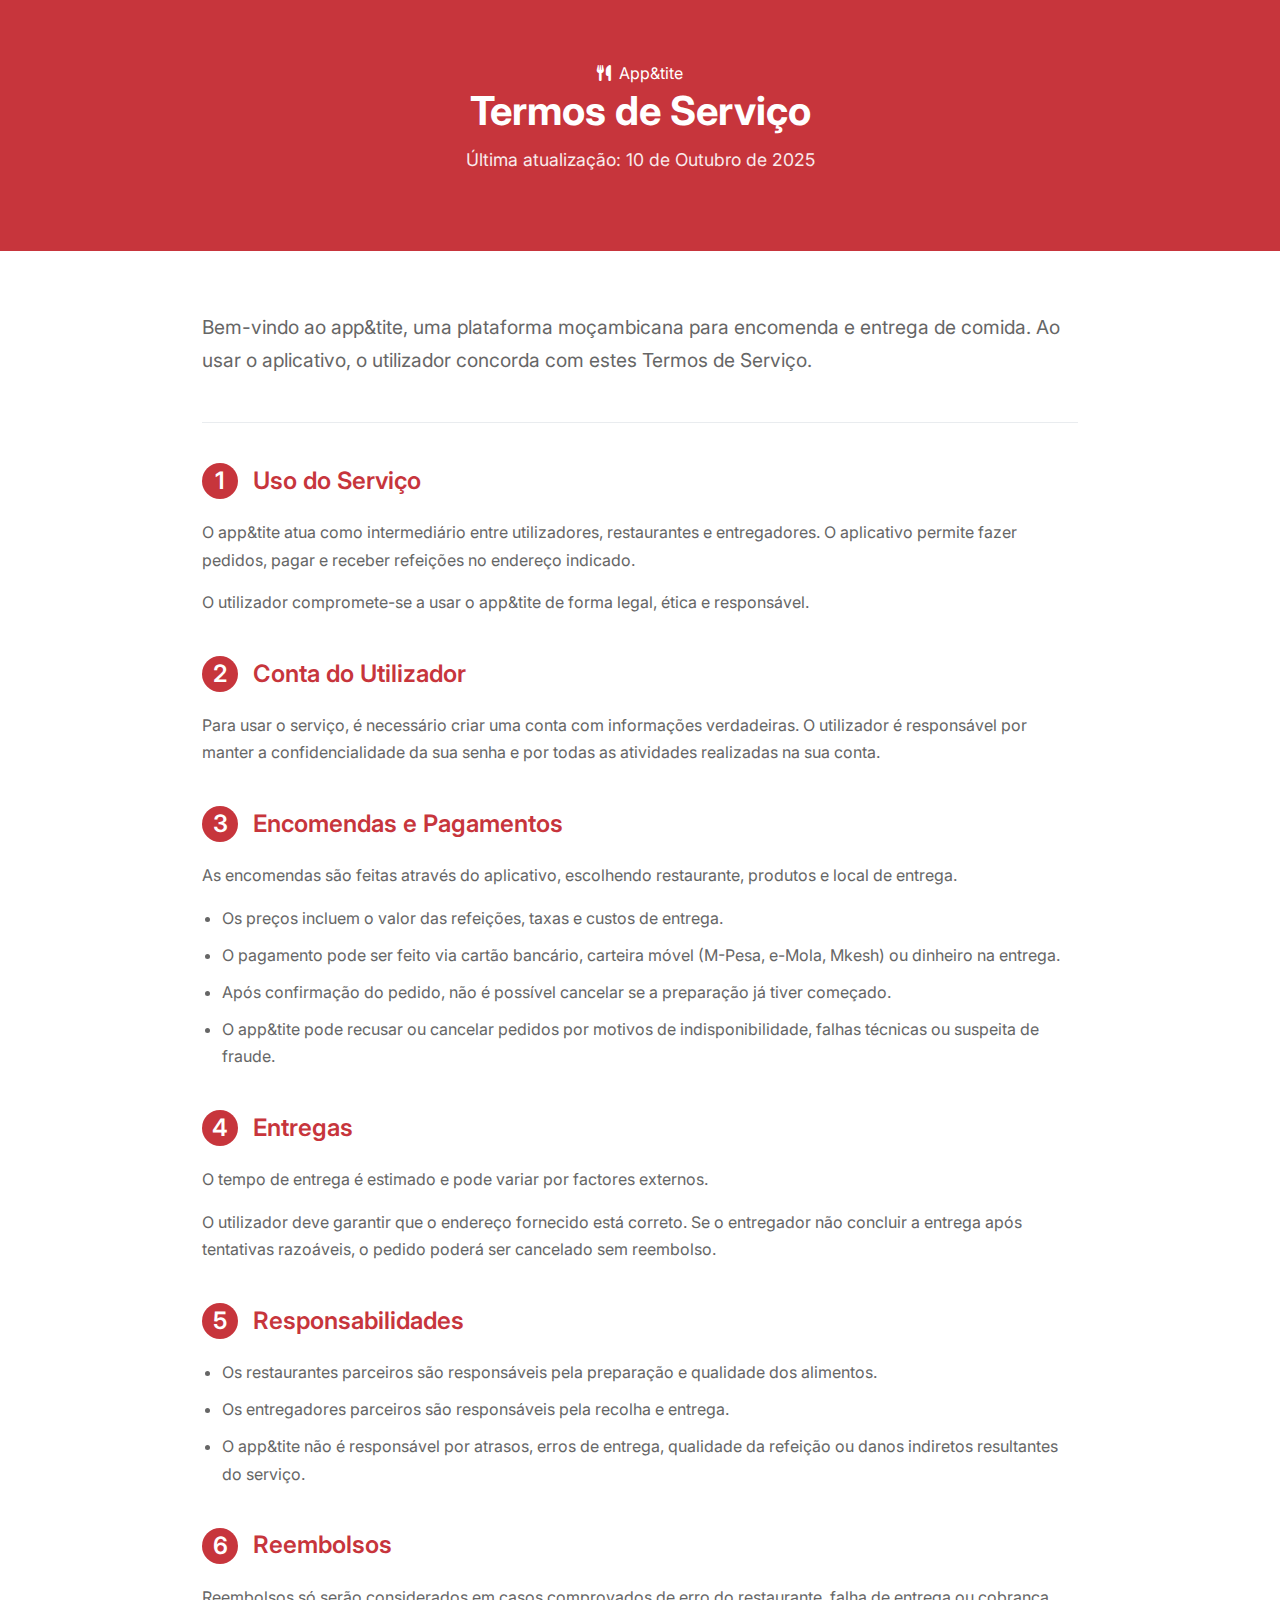
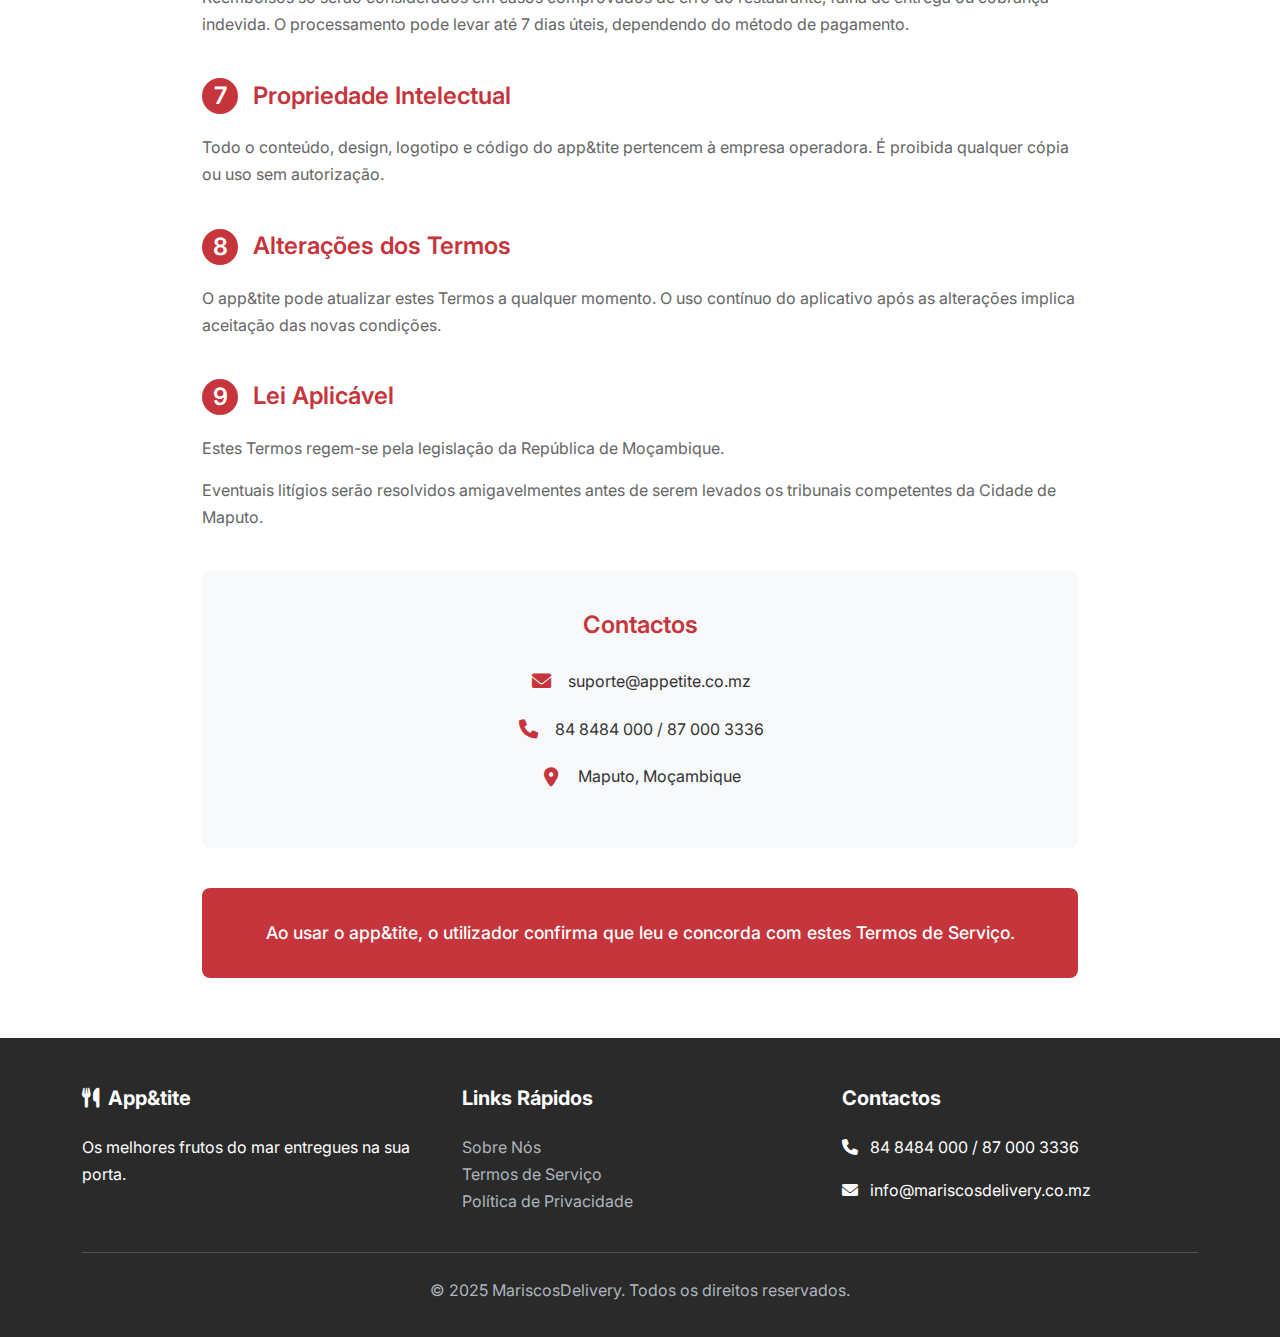
<file: termos.html>
<!DOCTYPE html>
<html lang="pt-br">
<head>
    <meta charset="UTF-8">
    <meta name="viewport" content="width=device-width, initial-scale=1.0">
    <title>Termos de Serviço - app&tite</title>
    <link href="https://cdn.jsdelivr.net/npm/bootstrap@5.3.0/dist/css/bootstrap.min.css" rel="stylesheet">
    <link rel="stylesheet" href="https://cdnjs.cloudflare.com/ajax/libs/font-awesome/6.0.0/css/all.min.css">
    <link href="https://fonts.googleapis.com/css2?family=Inter:wght@300;400;500;600;700&display=swap" rel="stylesheet">
    <link rel="stylesheet" href="index.css">
    <style>
        :root {
            --primary-red: #C7353C;
            --secondary-orange: #FF733C;
            --light-bg: #f8f9fa;
            --dark-text: #333;
            --gray-text: #666;
            --light-gray: #e9ecef;
        }
        
        body {
            font-family: 'Inter', sans-serif;
            background-color: var(--light-bg);
            color: var(--dark-text);
            line-height: 1.7;
            font-weight: 400;
        }
        
        /* Header */
        .terms-header {
            background: var(--primary-red);
            color: white;
            padding: 60px 0;
            text-align: center;
        }
        
        .terms-title {
            font-size: 2.5rem;
            font-weight: 700;
            margin-bottom: 10px;
        }
        
        .terms-update {
            font-size: 1.1rem;
            opacity: 0.9;
        }
        
        /* Conteúdo */
        .terms-content {
            background: white;
            padding: 60px 0;
        }
        
        .terms-container {
            max-width: 900px;
            margin: 0 auto;
        }
        
        .welcome-section {
            margin-bottom: 40px;
            padding-bottom: 30px;
            border-bottom: 1px solid var(--light-gray);
        }
        
        .welcome-text {
            font-size: 1.2rem;
            color: var(--gray-text);
        }
        
        /* Seções de termos */
        .term-section {
            margin-bottom: 40px;
        }
        
        .term-number {
            display: inline-block;
            width: 36px;
            height: 36px;
            background: var(--primary-red);
            color: white;
            border-radius: 50%;
            text-align: center;
            line-height: 36px;
            font-weight: 600;
            margin-right: 15px;
        }
        
        .term-title {
            font-size: 1.5rem;
            font-weight: 600;
            color: var(--primary-red);
            margin-bottom: 20px;
            display: flex;
            align-items: center;
        }
        
        .term-text {
            color: var(--gray-text);
            margin-bottom: 15px;
        }
        
        .term-list {
            padding-left: 20px;
            margin-bottom: 20px;
        }
        
        .term-list li {
            margin-bottom: 10px;
            color: var(--gray-text);
        }
        
        .highlight {
            color: var(--primary-red);
            font-weight: 500;
        }
        
        /* Contatos */
        .contacts-section {
            background: var(--light-bg);
            padding: 40px 0;
            margin-top: 40px;
            border-radius: 8px;
        }
        
        .contacts-title {
            font-size: 1.5rem;
            font-weight: 600;
            color: var(--primary-red);
            margin-bottom: 25px;
            text-align: center;
        }
        
        .contact-item {
            display: flex;
            align-items: center;
            margin-bottom: 15px;
            justify-content: center;
        }
        
        .contact-icon {
            color: var(--primary-red);
            font-size: 1.2rem;
            margin-right: 15px;
            width: 24px;
            text-align: center;
        }
        
        /* Aceitação */
        .acceptance-section {
            background: var(--primary-red);
            color: white;
            padding: 30px;
            border-radius: 8px;
            margin-top: 40px;
            text-align: center;
        }
        
        .acceptance-text {
            font-size: 1.1rem;
            margin: 0;
            font-weight: 500;
        }
        
        /* Footer */
        .terms-footer {
            background: #2c3e50;
            color: white;
            padding: 30px 0;
            text-align: center;
            margin-top: 60px;
        }
        
        .footer-logo {
            font-size: 1.8rem;
            font-weight: 700;
            margin-bottom: 15px;
            color: white;
        }
        
        .footer-tagline {
            font-style: italic;
            margin-bottom: 20px;
            opacity: 0.8;
        }
        
        .copyright {
            opacity: 0.7;
            font-size: 0.9rem;
        }
        
        /* Responsividade */
        @media (max-width: 768px) {
            .terms-title {
                font-size: 2rem;
            }
            
            .terms-content {
                padding: 40px 0;
            }
            
            .term-title {
                font-size: 1.3rem;
            }
        }
    </style>
</head>
<body>
    <!-- Header -->
    <header class="terms-header">
        <div class="container">
            <i class="fas fa-utensils me-2"></i>App&tite
            <h1 class="terms-title">Termos de Serviço</h1>
            <p class="terms-update">Última atualização: 10 de Outubro de 2025</p>
        </div>
    </header>

    <!-- Conteúdo -->
    <section class="terms-content">
        <div class="container terms-container">
            <!-- Introdução -->
            <div class="welcome-section">
                <p class="welcome-text">Bem-vindo ao app&tite, uma plataforma moçambicana para encomenda e entrega de comida. Ao usar o aplicativo, o utilizador concorda com estes Termos de Serviço.</p>
            </div>

            <!-- Termo 1 -->
            <div class="term-section">
                <h2 class="term-title">
                    <span class="term-number">1</span>
                    Uso do Serviço
                </h2>
                <p class="term-text">O app&tite atua como intermediário entre utilizadores, restaurantes e entregadores. O aplicativo permite fazer pedidos, pagar e receber refeições no endereço indicado.</p>
                <p class="term-text">O utilizador compromete-se a usar o app&tite de forma legal, ética e responsável.</p>
            </div>

            <!-- Termo 2 -->
            <div class="term-section">
                <h2 class="term-title">
                    <span class="term-number">2</span>
                    Conta do Utilizador
                </h2>
                <p class="term-text">Para usar o serviço, é necessário criar uma conta com informações verdadeiras. O utilizador é responsável por manter a confidencialidade da sua senha e por todas as atividades realizadas na sua conta.</p>
            </div>

            <!-- Termo 3 -->
            <div class="term-section">
                <h2 class="term-title">
                    <span class="term-number">3</span>
                    Encomendas e Pagamentos
                </h2>
                <p class="term-text">As encomendas são feitas através do aplicativo, escolhendo restaurante, produtos e local de entrega.</p>
                <ul class="term-list">
                    <li>Os preços incluem o valor das refeições, taxas e custos de entrega.</li>
                    <li>O pagamento pode ser feito via cartão bancário, carteira móvel (M-Pesa, e-Mola, Mkesh) ou dinheiro na entrega.</li>
                    <li>Após confirmação do pedido, não é possível cancelar se a preparação já tiver começado.</li>
                    <li>O app&tite pode recusar ou cancelar pedidos por motivos de indisponibilidade, falhas técnicas ou suspeita de fraude.</li>
                </ul>
            </div>

            <!-- Termo 4 -->
            <div class="term-section">
                <h2 class="term-title">
                    <span class="term-number">4</span>
                    Entregas
                </h2>
                <p class="term-text">O tempo de entrega é estimado e pode variar por factores externos.</p>
                <p class="term-text">O utilizador deve garantir que o endereço fornecido está correto. Se o entregador não concluir a entrega após tentativas razoáveis, o pedido poderá ser cancelado sem reembolso.</p>
            </div>

            <!-- Termo 5 -->
            <div class="term-section">
                <h2 class="term-title">
                    <span class="term-number">5</span>
                    Responsabilidades
                </h2>
                <ul class="term-list">
                    <li>Os restaurantes parceiros são responsáveis pela preparação e qualidade dos alimentos.</li>
                    <li>Os entregadores parceiros são responsáveis pela recolha e entrega.</li>
                    <li>O app&tite não é responsável por atrasos, erros de entrega, qualidade da refeição ou danos indiretos resultantes do serviço.</li>
                </ul>
            </div>

            <!-- Termo 6 -->
            <div class="term-section">
                <h2 class="term-title">
                    <span class="term-number">6</span>
                    Reembolsos
                </h2>
                <p class="term-text">Reembolsos só serão considerados em casos comprovados de erro do restaurante, falha de entrega ou cobrança indevida. O processamento pode levar até 7 dias úteis, dependendo do método de pagamento.</p>
            </div>

            <!-- Termo 7 -->
            <div class="term-section">
                <h2 class="term-title">
                    <span class="term-number">7</span>
                    Propriedade Intelectual
                </h2>
                <p class="term-text">Todo o conteúdo, design, logotipo e código do app&tite pertencem à empresa operadora. É proibida qualquer cópia ou uso sem autorização.</p>
            </div>

            <!-- Termo 8 -->
            <div class="term-section">
                <h2 class="term-title">
                    <span class="term-number">8</span>
                    Alterações dos Termos
                </h2>
                <p class="term-text">O app&tite pode atualizar estes Termos a qualquer momento. O uso contínuo do aplicativo após as alterações implica aceitação das novas condições.</p>
            </div>

            <!-- Termo 9 -->
            <div class="term-section">
                <h2 class="term-title">
                    <span class="term-number">9</span>
                    Lei Aplicável
                </h2>
                <p class="term-text">Estes Termos regem-se pela legislação da República de Moçambique.</p>
                <p class="term-text">Eventuais litígios serão resolvidos amigavelmentes antes de serem levados os tribunais competentes da Cidade de Maputo.</p>
            </div>

            <!-- Contatos -->
            <div class="contacts-section">
                <h3 class="contacts-title">Contactos</h3>
                <div class="contact-item">
                    <div class="contact-icon">
                        <i class="fas fa-envelope"></i>
                    </div>
                    <div>suporte@appetite.co.mz</div>
                </div>
                <div class="contact-item">
                    <div class="contact-icon">
                        <i class="fas fa-phone"></i>
                    </div>
                    <div>84 8484 000 / 87 000 3336</div>
                </div>
                <div class="contact-item">
                    <div class="contact-icon">
                        <i class="fas fa-map-marker-alt"></i>
                    </div>
                    <div>Maputo, Moçambique</div>
                </div>
            </div>

            <!-- Aceitação -->
            <div class="acceptance-section">
                <p class="acceptance-text">Ao usar o app&tite, o utilizador confirma que leu e concorda com estes Termos de Serviço.</p>
            </div>
        </div>
    </section>

    <!-- Footer -->
    <footer class="footer">
        <div class="container">
            <div class="row">
                <div class="col-md-4">
                    <h5><i class="fas fa-utensils me-2"></i>App&tite</h5>
                    <p>Os melhores frutos do mar entregues na sua porta.</p>
                </div>
                <div class="col-md-4">
                    <h5>Links Rápidos</h5>
                    <a href="sobrenos.html">Sobre Nós</a><br>
                    <a href="termos.html">Termos de Serviço</a><br>
                    <a href="politicas.html">Política de Privacidade</a>
                </div>
                <div class="col-md-4">
                    <h5>Contactos</h5>
                    <p><i class="fas fa-phone me-2"></i> 84 8484 000 / 87 000 3336</p>
                    <p><i class="fas fa-envelope me-2"></i> info@mariscosdelivery.co.mz</p>
                </div>
            </div>
            <div class="footer-bottom">
                <p>&copy; 2025 MariscosDelivery. Todos os direitos reservados.</p>
            </div>
        </div>
    </footer>
</body>
</html>
</file>
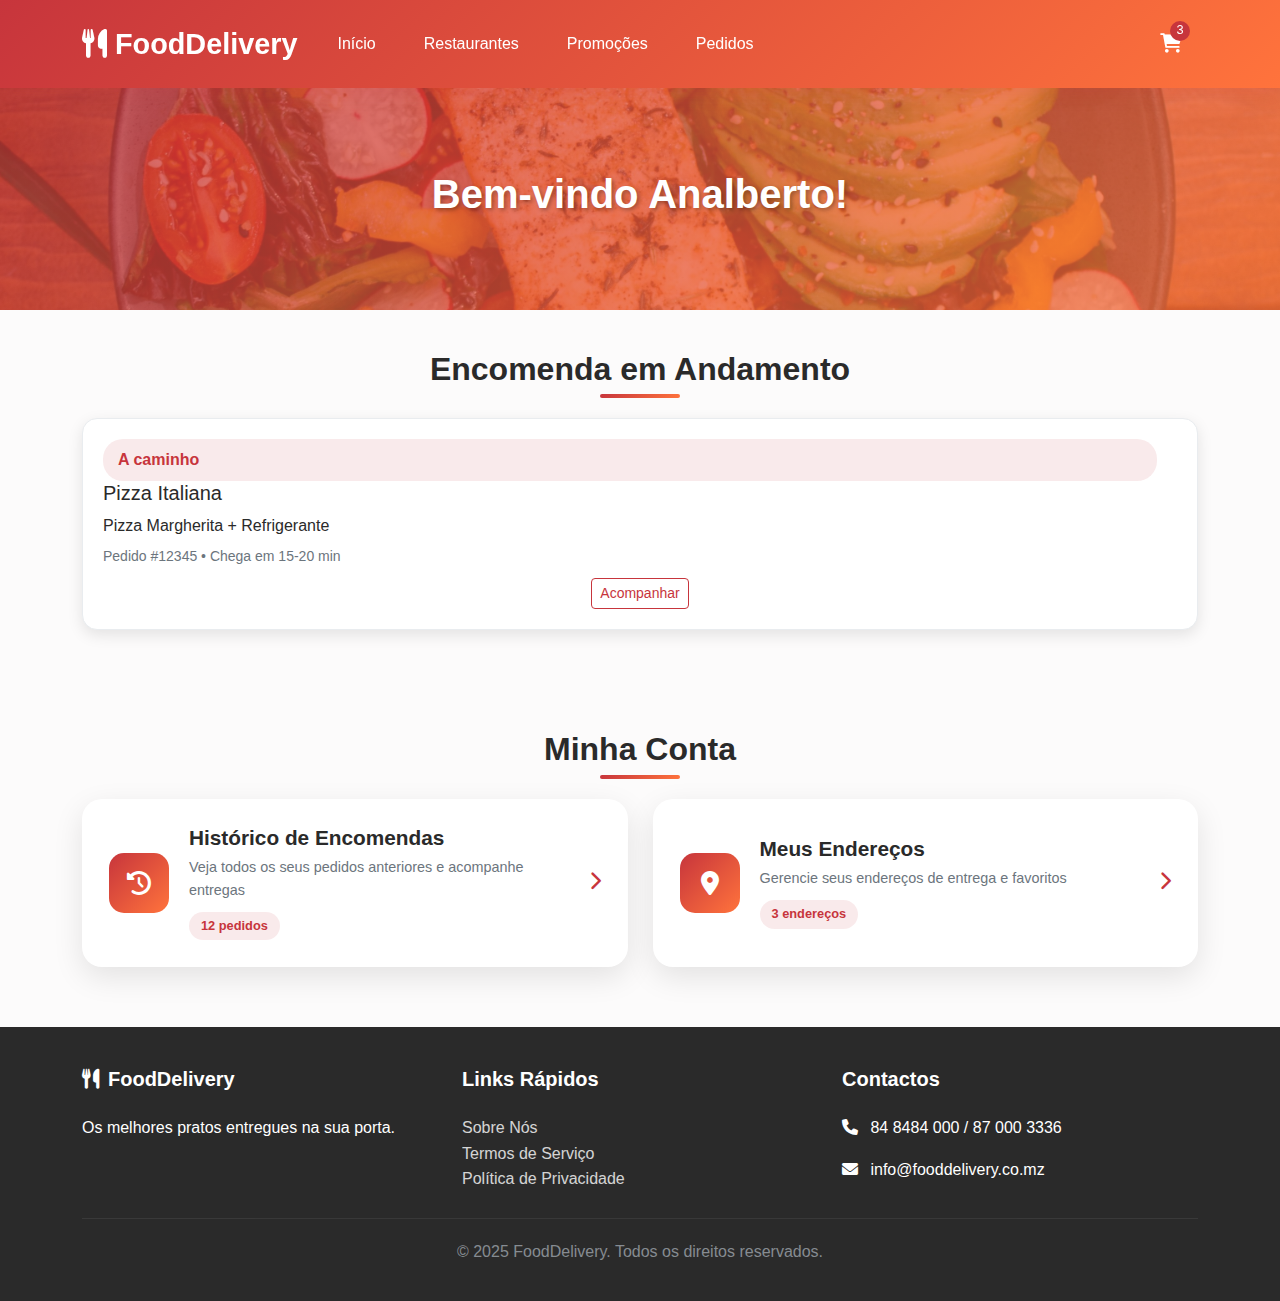
<file: user.html>
<!DOCTYPE html>
<html lang="pt-br">
<head>
    <meta charset="UTF-8">
    <meta name="viewport" content="width=device-width, initial-scale=1.0">
    <title>FoodDelivery - Início</title>
    <link href="https://cdn.jsdelivr.net/npm/bootstrap@5.3.0/dist/css/bootstrap.min.css" rel="stylesheet">
    <link rel="stylesheet" href="https://cdnjs.cloudflare.com/ajax/libs/font-awesome/6.0.0/css/all.min.css">
    <link rel="stylesheet" href="index.css">
   <style>
    :root {
        --primary-red: #C7353C;
        --primary-red-hover: #D9363D;
        --secondary-orange: #FF733C;
        --secondary-orange-hover: #FF824E;
        --background-light: #FCFBFB;
        --text-dark: #2A2A2A;
        --text-black: #000000;
        --text-white: #FFFFFF;
        --text-gray: #6c757d;
        --border-light: #e9ecef;
        --success-green: #28a745;
        --warning-yellow: #ffc107;
    }

    /* Estilos existentes mantidos - atualizados com novas cores */
    .navbar-dark {
        background: linear-gradient(135deg, var(--primary-red) 0%, var(--secondary-orange) 100%);
    }
    
    .user-avatar {
        width: 40px;
        height: 40px;
        background: linear-gradient(135deg, var(--primary-red), var(--secondary-orange));
        border-radius: 50%;
        display: flex;
        align-items: center;
        justify-content: center;
        color: var(--text-white);
        font-weight: bold;
        cursor: pointer;
    }
    
    .cart-icon {
        position: relative;
        color: var(--text-white);
        font-size: 1.2rem;
        cursor: pointer;
    }
    
    .cart-badge {
        position: absolute;
        top: -8px;
        right: -8px;
        background: var(--primary-red);
        color: var(--text-white);
        border-radius: 50%;
        width: 20px;
        height: 20px;
        font-size: 0.8rem;
        display: flex;
        align-items: center;
        justify-content: center;
    }
    
    .hr-section {
    background: 
        linear-gradient(
            135deg, 
            rgba(199, 53, 60, 0.75), 
            rgba(255, 115, 60, 0.75)
        ),
        url('images/pexels-andrey-castillejos-355270984-15236651.jpg');
    background-size: cover;
    background-position: center;
    background-repeat: no-repeat;
    color: var(--text-white);
    height: 250px;
    padding: 60px 0;
    text-align: center;
    position: relative;
}
    
    .active-orders {
        padding: 40px 0;
        background: var(--background-light);
    }
    
    .order-card {
        display: flex;
        flex-direction: column;
        background: var(--text-white);
        padding: 20px;
        border-radius: 15px;
        box-shadow: 0 5px 15px rgba(0,0,0,0.1);
        border: 1px solid var(--border-light);
    }
    
    .order-status {
        padding: 8px 15px;
        border-radius: 20px;
        font-weight: bold;
        margin-right: 20px;
    }
    
    .status-delivery {
        background: rgba(199, 53, 60, 0.1);
        color: var(--primary-red);
    }
    
    .quick-actions-section {
        padding: 60px 0;
        background: var(--background-light);
    }
    
    .quick-actions-grid {
        display: grid;
        grid-template-columns: repeat(auto-fit, minmax(300px, 1fr));
        gap: 25px;
        margin-top: 30px;
    }
    
    .action-card {
        background: var(--text-white);
        border-radius: 20px;
        padding: 25px;
        box-shadow: 0 10px 30px rgba(0,0,0,0.1);
        cursor: pointer;
        transition: all 0.3s ease;
        border: 2px solid transparent;
        display: flex;
        align-items: center;
        gap: 20px;
    }
    
    .action-card:hover {
        transform: translateY(-5px);
        border-color: var(--primary-red);
        box-shadow: 0 15px 40px rgba(199, 53, 60, 0.2);
    }
    
    .action-icon {
        width: 60px;
        height: 60px;
        background: linear-gradient(135deg, var(--primary-red), var(--secondary-orange));
        border-radius: 15px;
        display: flex;
        align-items: center;
        justify-content: center;
        color: var(--text-white);
        font-size: 1.5rem;
    }
    
    .action-content {
        flex: 1;
    }
    
    .action-title {
        font-size: 1.3rem;
        font-weight: bold;
        color: var(--text-dark);
        margin-bottom: 5px;
    }
    
    .action-description {
        color: var(--text-gray);
        margin-bottom: 10px;
        font-size: 0.9rem;
    }
    
    .action-badge {
        background: rgba(199, 53, 60, 0.1);
        color: var(--primary-red);
        padding: 4px 12px;
        border-radius: 15px;
        font-size: 0.8rem;
        font-weight: bold;
        display: inline-block;
    }
    
    .action-arrow {
        color: var(--primary-red);
        font-size: 1.2rem;
    }
    
    .footer {
        background: var(--text-dark);
        color: var(--text-white);
        padding: 40px 0 20px;
    }
    
    .footer a {
        color: var(--text-white);
        text-decoration: none;
        opacity: 0.8;
        transition: opacity 0.3s ease;
    }
    
    .footer a:hover {
        color: var(--text-white);
        opacity: 1;
    }
    
    .footer-bottom {
        border-top: 1px solid rgba(255, 255, 255, 0.1);
        padding-top: 20px;
        margin-top: 20px;
        text-align: center;
        opacity: 0.7;
    }

    /* Novos estilos para os modais - atualizados */
    .modal-custom {
        backdrop-filter: blur(5px);
    }
    
    .modal-custom .modal-content {
        border-radius: 20px;
        border: none;
        box-shadow: 0 20px 60px rgba(0,0,0,0.3);
        background: var(--background-light);
    }
    
    .modal-custom .modal-header {
        background: linear-gradient(135deg, var(--primary-red), var(--secondary-orange));
        color: var(--text-white);
        border-radius: 20px 20px 0 0;
        border: none;
        padding: 25px;
    }
    
    .modal-custom .modal-title {
        font-weight: bold;
        font-size: 1.5rem;
    }
    
    .modal-custom .btn-close {
        filter: invert(1);
    }
    
    .order-history-item {
        background: var(--text-white);
        border-radius: 15px;
        padding: 20px;
        margin-bottom: 15px;
        border-left: 4px solid var(--primary-red);
        transition: all 0.3s ease;
        border: 1px solid var(--border-light);
    }
    
    .order-history-item:hover {
        transform: translateX(5px);
        background: rgba(199, 53, 60, 0.05);
        border-left-color: var(--secondary-orange);
    }
    
    .order-status-badge {
        padding: 6px 12px;
        border-radius: 15px;
        font-size: 0.8rem;
        font-weight: bold;
    }
    
    .status-completed {
        background: rgba(40, 167, 69, 0.1);
        color: var(--success-green);
    }
    
    .status-cancelled {
        background: rgba(199, 53, 60, 0.1);
        color: var(--primary-red);
    }
    
    .status-preparing {
        background: rgba(255, 115, 60, 0.1);
        color: var(--secondary-orange);
    }
    
    .reorder-btn {
        background: linear-gradient(135deg, var(--primary-red), var(--secondary-orange));
        color: var(--text-white);
        border: none;
        padding: 8px 15px;
        border-radius: 10px;
        font-size: 0.9rem;
        transition: all 0.3s ease;
    }
    
    .reorder-btn:hover {
        transform: scale(1.05);
        background: linear-gradient(135deg, var(--primary-red-hover), var(--secondary-orange-hover));
        box-shadow: 0 5px 15px rgba(199, 53, 60, 0.4);
    }
    
    .reorder-btn:disabled {
        background: var(--text-gray);
        cursor: not-allowed;
        transform: none;
        box-shadow: none;
    }
    
    .address-card {
        background: var(--text-white);
        border: 2px solid var(--border-light);
        border-radius: 15px;
        padding: 20px;
        margin-bottom: 15px;
        transition: all 0.3s ease;
        cursor: pointer;
    }
    
    .address-card:hover {
        border-color: var(--primary-red);
        transform: translateY(-2px);
        box-shadow: 0 5px 15px rgba(199, 53, 60, 0.1);
    }
    
    .address-card.active {
        border-color: var(--primary-red);
        background: rgba(199, 53, 60, 0.05);
    }
    
    .address-type {
        background: var(--primary-red);
        color: var(--text-white);
        padding: 4px 12px;
        border-radius: 10px;
        font-size: 0.8rem;
        font-weight: bold;
        display: inline-block;
        margin-bottom: 10px;
    }
    
    .default-badge {
        background: var(--success-green);
        color: var(--text-white);
        padding: 4px 8px;
        border-radius: 8px;
        font-size: 0.7rem;
        margin-left: 10px;
    }
    
    .add-address-btn {
        background: transparent;
        border: 2px dashed var(--primary-red);
        color: var(--primary-red);
        padding: 30px;
        border-radius: 15px;
        width: 100%;
        font-weight: bold;
        transition: all 0.3s ease;
        cursor: pointer;
    }
    
    .add-address-btn:hover {
        background: var(--primary-red);
        color: var(--text-white);
    }
    
    .section-title {
        font-size: 2rem;
        font-weight: bold;
        color: var(--text-dark);
        margin-bottom: 30px;
        text-align: center;
    }

    /* Botões atualizados */
    .btn-outline-primary {
        border-color: var(--primary-red);
        color: var(--primary-red);
    }
    
    .btn-outline-primary:hover {
        background: var(--primary-red);
        border-color: var(--primary-red);
        color: var(--text-white);
    }
    
    .btn-outline-danger {
        border-color: var(--primary-red);
        color: var(--primary-red);
    }
    
    .btn-outline-danger:hover {
        background: var(--primary-red);
        border-color: var(--primary-red);
        color: var(--text-white);
    }

    /* Text colors atualizados */
    .text-primary {
        color: var(--primary-red) !important;
    }
    
    .text-muted {
        color: var(--text-gray) !important;
    }

    /* Background do body */
    body {
        background: var(--background-light);
        color: var(--text-dark);
        font-family: 'Segoe UI', Tahoma, Geneva, Verdana, sans-serif;
    }

    /* Cards de restaurante (se houver) */
    .restaurant-card {
        background: var(--text-white);
        border: 1px solid var(--border-light);
        border-radius: 15px;
        transition: all 0.3s ease;
    }
    
    .restaurant-card:hover {
        transform: translateY(-5px);
        box-shadow: 0 10px 30px rgba(199, 53, 60, 0.1);
        border-color: var(--primary-red);
    }

    /* Navbar brand */
    .navbar-brand {
        font-weight: bold;
        color: var(--text-white) !important;
    }

    /* Nav links */
    .nav-link {
        color: rgba(255, 255, 255, 0.9) !important;
        transition: color 0.3s ease;
    }
    
    .nav-link:hover,
    .nav-link.active {
        color: var(--text-white) !important;
        opacity: 1;
    }

    /* Dropdown menu */
    .dropdown-menu {
        border: none;
        border-radius: 15px;
        box-shadow: 0 10px 30px rgba(0,0,0,0.1);
        background: var(--text-white);
    }
    
    .dropdown-item {
        color: var(--text-dark);
        transition: all 0.3s ease;
    }
    
    .dropdown-item:hover {
        background: rgba(199, 53, 60, 0.1);
        color: var(--primary-red);
    }

    /* Hero title */
    .hero-title {
        font-weight: bold;
        text-shadow: 2px 2px 4px rgba(0,0,0,0.3);
    }

    /* Responsive adjustments */
    @media (max-width: 768px) {
        .quick-actions-grid {
            grid-template-columns: 1fr;
        }
        
        .action-card {
            padding: 20px;
        }
        
        .modal-custom .modal-dialog {
            margin: 10px;
        }
    }
</style>
</head>
<body>
    <!-- Navbar -->
    <nav class="navbar navbar-expand-lg navbar-dark">
        <div class="container">
            <a class="navbar-brand" href="#">
                <i class="fas fa-utensils me-2"></i>FoodDelivery
            </a>
            
            <button class="navbar-toggler" type="button" data-bs-toggle="collapse" data-bs-target="#navbarNav">
                <span class="navbar-toggler-icon"></span>
            </button>
            
            <div class="collapse navbar-collapse" id="navbarNav">
                <ul class="navbar-nav me-auto">
                    <li class="nav-item">
                        <a class="nav-link active" href="#">Início</a>
                    </li>
                    <li class="nav-item">
                        <a class="nav-link" href="#">Restaurantes</a>
                    </li>
                    <li class="nav-item">
                        <a class="nav-link" href="#">Promoções</a>
                    </li>
                    <li class="nav-item">
                        <a class="nav-link" href="#">Pedidos</a>
                    </li>
                </ul>
                
                <div class="user-menu">
                    <div class="cart-icon me-3">
                        <i class="fas fa-shopping-cart"></i>
                        <span class="cart-badge">3</span>
                    </div>
                    
                    <ul class="dropdown-menu dropdown-menu-end">
                        <li><a class="dropdown-item" href="#"><i class="fas fa-user me-2"></i>Meu Perfil</a></li>
                        <li><a class="dropdown-item" href="#" onclick="openAddressManager()"><i class="fas fa-map-marker-alt me-2"></i>Meus Endereços</a></li>
                        <li><a class="dropdown-item" href="#" onclick="openOrderHistory()"><i class="fas fa-history me-2"></i>Histórico de Encomendas</a></li>
                        <li><hr class="dropdown-divider"></li>
                        <li><a class="dropdown-item text-danger" href="#"><i class="fas fa-sign-out-alt me-2"></i>Sair</a></li>
                    </ul>
                </div>
            </div>
        </div>
    </nav>

    <!-- Hero Section -->
    <section class="hr-section" style="margin-top: 60px;">
        <div class="container">
            <div class="hero-content" style="padding-top: 50px;">
                <h1 class="hero-title">Bem-vindo Analberto!</h1>
            </div>
        </div>
    </section>

   <!-- Pedidos Ativos -->
    <section class="active-orders">
        <div class="container">
            <h3 class="section-title">Encomenda em Andamento</h3>
            <div class="order-card">
                <div class="order-status status-delivery">
                    A caminho
                </div>
                <div class="order-info">
                    <h5>Pizza Italiana</h5>
                    <p class="mb-1">Pizza Margherita + Refrigerante</p>
                    <small class="text-muted">Pedido #12345 • Chega em 15-20 min</small>
                </div>
                <div class="text-center" style="padding-top: 10px;">
                    <button class="btn btn-outline-primary btn-sm ms-auto">Acompanhar</button>
                </div>
                
            </div>
        </div>
    </section>

    <!-- Seção de Ações Rápidas -->
<section class="quick-actions-section">
    <div class="container">
        <h2 class="section-title">Minha Conta</h2>
        <div class="quick-actions-grid">
            <!-- Card Histórico de Encomendas -->
            <div class="action-card" onclick="openOrderHistory()">
                <div class="action-icon">
                    <i class="fas fa-history"></i>
                </div>
                <div class="action-content">
                    <h3 class="action-title">Histórico de Encomendas</h3>
                    <p class="action-description">Veja todos os seus pedidos anteriores e acompanhe entregas</p>
                    <div class="action-badge">12 pedidos</div>
                </div>
                <div class="action-arrow">
                    <i class="fas fa-chevron-right"></i>
                </div>
            </div>

            <!-- Card Meu Endereço -->
            <div class="action-card" onclick="openAddressManager()">
                <div class="action-icon">
                    <i class="fas fa-map-marker-alt"></i>
                </div>
                <div class="action-content">
                    <h3 class="action-title">Meus Endereços</h3>
                    <p class="action-description">Gerencie seus endereços de entrega e favoritos</p>
                    <div class="action-badge">3 endereços</div>
                </div>
                <div class="action-arrow">
                    <i class="fas fa-chevron-right"></i>
                </div>
            </div>
        </div>
    </div>
</section>

    <!-- Footer -->
    <footer class="footer">
        <div class="container">
            <div class="row">
                <div class="col-md-4">
                    <h5><i class="fas fa-utensils me-2"></i>FoodDelivery</h5>
                    <p>Os melhores pratos entregues na sua porta.</p>
                </div>
                <div class="col-md-4">
                    <h5>Links Rápidos</h5>
                    <a href="sobrenos.html">Sobre Nós</a><br>
                    <a href="termos.html">Termos de Serviço</a><br>
                    <a href="politicas.html">Política de Privacidade</a>
                </div>
                <div class="col-md-4">
                    <h5>Contactos</h5>
                    <p><i class="fas fa-phone me-2"></i> 84 8484 000 / 87 000 3336</p>
                    <p><i class="fas fa-envelope me-2"></i> info@fooddelivery.co.mz</p>
                </div>
            </div>
            <div class="footer-bottom">
                <p>&copy; 2025 FoodDelivery. Todos os direitos reservados.</p>
            </div>
        </div>
    </footer>

    <!-- Modal Histórico de Pedidos -->
    <div class="modal fade modal-custom" id="orderHistoryModal" tabindex="-1">
        <div class="modal-dialog modal-lg">
            <div class="modal-content">
                <div class="modal-header">
                    <h5 class="modal-title">
                        <i class="fas fa-history me-2"></i>Histórico de Encomendas
                    </h5>
                    <button type="button" class="btn-close" data-bs-dismiss="modal"></button>
                </div>
                <div class="modal-body">
                    <div class="order-history-list">
                        <!-- Pedido 1 -->
                        <div class="order-history-item">
                            <div class="d-flex justify-content-between align-items-start mb-2">
                                <div>
                                    <h6 class="mb-1">Pedido #MP2024-015</h6>
                                    <small class="text-muted">15 Jan 2024 • 19:30</small>
                                </div>
                                <span class="order-status-badge status-completed">Entregue</span>
                            </div>
                            <p class="mb-2">Camarão Grelhado Especial + Risoto de Mariscos + Sumo Natural</p>
                            <div class="d-flex justify-content-between align-items-center">
                                <strong class="text-primary">MZN 2.480,00</strong>
                                <button class="reorder-btn" onclick="reorder(2024015)">
                                    <i class="fas fa-redo me-1"></i>Refazer Pedido
                                </button>
                            </div>
                        </div>

                        <!-- Pedido 2 -->
                        <div class="order-history-item">
                            <div class="d-flex justify-content-between align-items-start mb-2">
                                <div>
                                    <h6 class="mb-1">Pedido #MP2024-014</h6>
                                    <small class="text-muted">12 Jan 2024 • 20:15</small>
                                </div>
                                <span class="order-status-badge status-completed">Entregue</span>
                            </div>
                            <p class="mb-2">Moqueca de Peixe para 2 pessoas + Arroz de Coco</p>
                            <div class="d-flex justify-content-between align-items-center">
                                <strong class="text-primary">MZN 1.450,00</strong>
                                <button class="reorder-btn" onclick="reorder(2024014)">
                                    <i class="fas fa-redo me-1"></i>Refazer Pedido
                                </button>
                            </div>
                        </div>

                        <!-- Pedido 3 -->
                        <div class="order-history-item">
                            <div class="d-flex justify-content-between align-items-start mb-2">
                                <div>
                                    <h6 class="mb-1">Pedido #MP2024-013</h6>
                                    <small class="text-muted">08 Jan 2024 • 18:45</small>
                                </div>
                                <span class="order-status-badge status-cancelled">Cancelado</span>
                            </div>
                            <p class="mb-2">Polvo à Lagareiro + Salada Verde + Vinho Branco</p>
                            <div class="d-flex justify-content-between align-items-center">
                                <strong class="text-muted">MZN 1.850,00</strong>
                                <button class="reorder-btn" disabled style="opacity: 0.6;">
                                    <i class="fas fa-redo me-1"></i>Indisponível
                                </button>
                            </div>
                        </div>

                        <!-- Pedido 4 -->
                        <div class="order-history-item">
                            <div class="d-flex justify-content-between align-items-start mb-2">
                                <div>
                                    <h6 class="mb-1">Pedido #MP2024-012</h6>
                                    <small class="text-muted">05 Jan 2024 • 21:00</small>
                                </div>
                                <span class="order-status-badge status-completed">Entregue</span>
                            </div>
                            <p class="mb-2">Cataplana de Mariscos + Batata Frita + 2 Sumos</p>
                            <div class="d-flex justify-content-between align-items-center">
                                <strong class="text-primary">MZN 2.150,00</strong>
                                <button class="reorder-btn" onclick="reorder(2024012)">
                                    <i class="fas fa-redo me-1"></i>Refazer Pedido
                                </button>
                            </div>
                        </div>
                    </div>
                </div>
            </div>
        </div>
    </div>

    <!-- Modal Gerenciar Endereços -->
    <div class="modal fade modal-custom" id="addressManagerModal" tabindex="-1">
        <div class="modal-dialog modal-lg">
            <div class="modal-content">
                <div class="modal-header">
                    <h5 class="modal-title">
                        <i class="fas fa-map-marker-alt me-2"></i>Meus Endereços
                    </h5>
                    <button type="button" class="btn-close" data-bs-dismiss="modal"></button>
                </div>
                <div class="modal-body">
                    <div class="address-list mb-4">
                        <!-- Endereço 1 -->
                        <div class="address-card active">
                            <div class="d-flex justify-content-between align-items-start mb-2">
                                <span class="address-type">Casa <span class="default-badge">Principal</span></span>
                                <div>
                                    <button class="btn btn-sm btn-outline-primary me-1">
                                        <i class="fas fa-edit"></i>
                                    </button>
                                    <button class="btn btn-sm btn-outline-danger">
                                        <i class="fas fa-trash"></i>
                                    </button>
                                </div>
                            </div>
                            <h6 class="mb-1">Analberto Silva</h6>
                            <p class="mb-1">Avenida Mao Tse Tung, 1234</p>
                            <p class="mb-1">Prédio 5B, 2º Andar, Apartamento 23</p>
                            <p class="mb-1">Maputo Cidade</p>
                            <p class="mb-0"><strong>Telefone:</strong> 84 123 4567</p>
                        </div>

                        <!-- Endereço 2 -->
                        <div class="address-card">
                            <div class="d-flex justify-content-between align-items-start mb-2">
                                <span class="address-type">Trabalho</span>
                                <div>
                                    <button class="btn btn-sm btn-outline-primary me-1">
                                        <i class="fas fa-edit"></i>
                                    </button>
                                    <button class="btn btn-sm btn-outline-danger">
                                        <i class="fas fa-trash"></i>
                                    </button>
                                </div>
                            </div>
                            <h6 class="mb-1">Analberto Silva</h6>
                            <p class="mb-1">Rua da Sé, 567</p>
                            <p class="mb-1">Edifício Matchedje, 8º Andar, Sala 804</p>
                            <p class="mb-1">Baixa, Maputo</p>
                            <p class="mb-0"><strong>Telefone:</strong> 87 765 4321</p>
                        </div>

                        <!-- Endereço 3 -->
                        <div class="address-card">
                            <div class="d-flex justify-content-between align-items-start mb-2">
                                <span class="address-type">Outro</span>
                                <div>
                                    <button class="btn btn-sm btn-outline-primary me-1">
                                        <i class="fas fa-edit"></i>
                                    </button>
                                    <button class="btn btn-sm btn-outline-danger">
                                        <i class="fas fa-trash"></i>
                                    </button>
                                </div>
                            </div>
                            <h6 class="mb-1">Casa da Praia</h6>
                            <p class="mb-1">Estrada da Costa do Sol, 89</p>
                            <p class="mb-1">Casa 12, Ponta d'Ouro</p>
                            <p class="mb-1">Maputo Província</p>
                            <p class="mb-0"><strong>Telefone:</strong> 84 999 8888</p>
                        </div>
                    </div>

                    <button class="add-address-btn" onclick="addNewAddress()">
                        <i class="fas fa-plus me-2"></i>Adicionar Novo Endereço
                    </button>
                </div>
            </div>
        </div>
    </div>

    <!-- Scripts -->
    <script src="https://cdn.jsdelivr.net/npm/bootstrap@5.3.0/dist/js/bootstrap.bundle.min.js"></script>
    <script>
        // Funções para abrir os modais
        function openOrderHistory() {
            const modal = new bootstrap.Modal(document.getElementById('orderHistoryModal'));
            modal.show();
        }

        function openAddressManager() {
            const modal = new bootstrap.Modal(document.getElementById('addressManagerModal'));
            modal.show();
        }

        // Função para refazer pedido
        function reorder(orderId) {
            alert(`Refazendo pedido #${orderId}...\nOs itens serão adicionados ao seu carrinho.`);
            // Aqui iria a lógica para adicionar os itens do pedido ao carrinho
        }

        // Função para adicionar novo endereço
        function addNewAddress() {
            alert('Abrindo formulário para adicionar novo endereço...');
            // Aqui iria a lógica para abrir o formulário de novo endereço
        }

        // Selecionar endereço
        document.addEventListener('DOMContentLoaded', function() {
            const addressCards = document.querySelectorAll('.address-card');
            addressCards.forEach(card => {
                card.addEventListener('click', function(e) {
                    if (!e.target.closest('button')) {
                        addressCards.forEach(c => c.classList.remove('active'));
                        this.classList.add('active');
                    }
                });
            });
        });

        // Interatividade básica existente
        document.addEventListener('DOMContentLoaded', function() {
            // Filtros de categoria
            const categoryButtons = document.querySelectorAll('.category-btn');
            categoryButtons.forEach(button => {
                button.addEventListener('click', function() {
                    categoryButtons.forEach(btn => btn.classList.remove('active'));
                    this.classList.add('active');
                });
            });

            // Carrinho flutuante
            const floatingCart = document.querySelector('.cart-icon');
            floatingCart.addEventListener('click', function() {
                alert('Abrindo carrinho de compras...');
            });

            // Cards de restaurante
            const restaurantCards = document.querySelectorAll('.restaurant-card');
            restaurantCards.forEach(card => {
                card.addEventListener('click', function() {
                    const restaurantName = this.querySelector('.restaurant-name').textContent;
                    alert(`Abrindo cardápio do ${restaurantName}`);
                });
            });
        });
    </script>
</body>
</html>
</file>
<file: index.css>
/* ===== VARIÁVEIS DE CORES ===== */
:root {
    --primary-red: #C7353C;
    --primary-red-hover: #D9363D;
    --secondary-orange: #FF733C;
    --secondary-orange-hover: #FF824E;
    --background-light: #FCFBFB;
    --background-light-alt: #F9F9F9;
    --text-dark: #2A2A2A;
    --text-black: #000000;
    --text-white: #FFFFFF;
    --text-gray: #6c757d;
    --border-light: #e9ecef;
}

/* ===== RESET E CONFIGURAÇÕES GERAIS ===== */
* {
    margin: 0;
    padding: 0;
    box-sizing: border-box;
}

body {
    font-family: 'Segoe UI', Tahoma, Geneva, Verdana, sans-serif;
    background-color: var(--background-light);
    color: var(--text-dark);
    line-height: 1.6;
    overflow-x: hidden;
}

/* ===== HEADER E NAVBAR ===== */
.navbar {
    background: linear-gradient(135deg, var(--primary-red), var(--primary-red-hover));
    padding: 1rem 0;
    box-shadow: 0 2px 20px rgba(199, 53, 60, 0.2);
    position: fixed;
    width: 100%;
    top: 0;
    z-index: 1000;
    transition: all 0.3s ease;
}

.navbar-brand {
    font-size: 1.8rem;
    font-weight: bold;
    color: var(--text-white) !important;
    text-decoration: none;
}

.navbar-nav .nav-link {
    color: var(--text-white) !important;
    font-weight: 500;
    margin: 0 0.5rem;
    padding: 0.5rem 1rem !important;
    border-radius: 25px;
    transition: all 0.3s ease;
}

.navbar-nav .nav-link:hover {
    background-color: rgba(255, 255, 255, 0.2);
    transform: translateY(-2px);
}

/* ===== HERO SECTION COM CARROSSEL ===== */
.hero-section {
    margin-top: 76px;
    position: relative;
    height: 100vh;
    min-height: 600px;
    overflow: hidden;
}

.carousel-item {
    height: 100vh;
    min-height: 600px;
    position: relative;
}

.carousel-image {
    width: 100%;
    height: 100%;
    object-fit: cover;
    filter: brightness(0.7);
    transition: transform 0.5s ease;
}

.carousel-item:hover .carousel-image {
    transform: scale(1.05);
}

.carousel-caption {
    position: absolute;
    top: 50%;
    left: 50%;
    transform: translate(-50%, -50%);
    text-align: center;
    width: 90%;
    max-width: 800px;
}

.carousel-caption h1 {
    font-size: 3.5rem;
    font-weight: bold;
    margin-bottom: 1.5rem;
    text-shadow: 2px 2px 10px rgba(0, 0, 0, 0.5);
    animation: fadeInUp 1s ease;
}

.carousel-caption p {
    font-size: 1.3rem;
    margin-bottom: 2rem;
    text-shadow: 1px 1px 5px rgba(0, 0, 0, 0.5);
    animation: fadeInUp 1s ease 0.2s both;
}

/* ===== BOTÕES ===== */
.btn-primary {
    background: linear-gradient(135deg, var(--primary-red), var(--primary-red-hover));
    border: none;
    border-radius: 50px;
    padding: 15px 40px;
    font-weight: 600;
    font-size: 1.1rem;
    color: var(--text-white);
    text-decoration: none;
    display: inline-block;
    transition: all 0.3s ease;
    box-shadow: 0 5px 20px rgba(199, 53, 60, 0.3);
    animation: fadeInUp 1s ease 0.4s both;
}

.btn-primary:hover {
    background: linear-gradient(135deg, var(--primary-red-hover), var(--primary-red));
    transform: translateY(-3px);
    box-shadow: 0 8px 25px rgba(199, 53, 60, 0.4);
    color: var(--text-white);
}

.btn-secondary {
    background: linear-gradient(135deg, var(--secondary-orange), var(--secondary-orange-hover));
    border: none;
    border-radius: 50px;
    padding: 15px 40px;
    font-weight: 600;
    font-size: 1.1rem;
    color: var(--text-white);
    text-decoration: none;
    display: inline-block;
    transition: all 0.3s ease;
    box-shadow: 0 5px 20px rgba(255, 115, 60, 0.3);
}

.btn-secondary:hover {
    background: linear-gradient(135deg, var(--secondary-orange-hover), var(--secondary-orange));
    transform: translateY(-3px);
    box-shadow: 0 8px 25px rgba(255, 115, 60, 0.4);
    color: var(--text-white);
}
/* ===== CARDS DE COMIDA ===== */
.food-cards {
    display: grid;
    grid-template-columns: repeat(auto-fit, minmax(320px, 1fr));
    gap: 2rem;
    margin-top: 2rem;
}

.food-card {
    background: var(--text-white);
    border-radius: 20px;
    overflow: hidden;
    box-shadow: 0 10px 30px rgba(0, 0, 0, 0.1);
    transition: all 0.3s ease;
    position: relative;
}

.food-card:hover {
    transform: translateY(-10px);
    box-shadow: 0 20px 40px rgba(0, 0, 0, 0.15);
}

.food-card-image {
    position: relative;
    overflow: hidden;
    height: 250px;
}

.food-card-img {
    width: 100%;
    height: 100%;
    object-fit: cover;
    transition: transform 0.3s ease;
}

.food-card:hover .food-card-img {
    transform: scale(1.1);
}

.food-card-badge {
    position: absolute;
    top: 15px;
    left: 15px;
    background: linear-gradient(135deg, var(--secondary-orange), var(--secondary-orange-hover));
    color: var(--text-white);
    padding: 5px 12px;
    border-radius: 20px;
    font-size: 0.8rem;
    font-weight: 600;
    text-transform: uppercase;
    letter-spacing: 0.5px;
}

.food-card-overlay {
    position: absolute;
    top: 0;
    left: 0;
    right: 0;
    bottom: 0;
    background: rgba(199, 53, 60, 0.9);
    display: flex;
    align-items: center;
    justify-content: center;
    opacity: 0;
    transition: all 0.3s ease;
}

.food-card:hover .food-card-overlay {
    opacity: 1;
}

.btn-add-to-cart {
    background: var(--text-white);
    color: var(--primary-red);
    border: none;
    padding: 12px 25px;
    border-radius: 25px;
    font-weight: 600;
    cursor: pointer;
    transition: all 0.3s ease;
    transform: translateY(20px);
}

.food-card:hover .btn-add-to-cart {
    transform: translateY(0);
}

.btn-add-to-cart:hover {
    background: var(--text-dark);
    color: var(--text-white);
    transform: scale(1.05);
}

.food-card-content {
    padding: 1.5rem;
    position: relative;
    background: var(--text-white);
}

.food-card-header {
    display: flex;
    justify-content: space-between;
    align-items: flex-start;
    margin-bottom: 0.5rem;
}

.food-card-title {
    font-size: 1.2rem;
    font-weight: bold;
    margin-bottom: 0.5rem;
    color: var(--text-dark);
    line-height: 1.3;
    flex: 1;
}

.food-card-rating {
    display: flex;
    align-items: center;
    gap: 5px;
    margin-left: 10px;
}

.rating-value {
    font-size: 0.9rem;
    font-weight: 600;
    color: var(--text-dark);
}

.food-card-restaurant {
    color: var(--primary-red);
    font-weight: 600;
    margin-bottom: 0.8rem;
    font-size: 0.95rem;
}

.food-card-restaurant i {
    margin-right: 5px;
}

.food-card-description {
    color: var(--text-gray);
    margin-bottom: 1.2rem;
    font-size: 0.9rem;
    line-height: 1.5;
    display: -webkit-box;
    -webkit-line-clamp: 2;
    -webkit-box-orient: vertical;
    overflow: hidden;
}

.food-card-footer {
    border-top: 1px solid var(--border-light);
    padding-top: 1rem;
}

.food-card-info {
    display: flex;
    justify-content: space-between;
    align-items: center;
}

.food-card-price {
    font-size: 1.4rem;
    font-weight: bold;
    color: var(--primary-red);
}

.food-card-delivery {
    color: var(--text-gray);
    font-size: 0.9rem;
    display: flex;
    align-items: center;
    gap: 5px;
}

/* ===== CARDS DE RESTAURANTES ===== */
.restaurant-card {
    background: var(--text-white);
    border-radius: 20px;
    overflow: hidden;
    box-shadow: 0 10px 30px rgba(0, 0, 0, 0.1);
    transition: all 0.3s ease;
    height: 100%;
}

.restaurant-card:hover {
    transform: translateY(-5px);
    box-shadow: 0 15px 35px rgba(0, 0, 0, 0.15);
}

.restaurant-card-image {
    position: relative;
    height: 200px;
    overflow: hidden;
}

.restaurant-img {
    width: 100%;
    height: 100%;
    object-fit: cover;
    transition: transform 0.3s ease;
}

.restaurant-card:hover .restaurant-img {
    transform: scale(1.1);
}

.restaurant-card-badge {
    position: absolute;
    top: 15px;
    right: 15px;
    background: linear-gradient(135deg, var(--primary-red), var(--primary-red-hover));
    color: var(--text-white);
    padding: 5px 12px;
    border-radius: 20px;
    font-size: 0.8rem;
    font-weight: 600;
    text-transform: uppercase;
}

.restaurant-card-content {
    padding: 1.5rem;
}

.restaurant-name {
    font-size: 1.3rem;
    font-weight: bold;
    color: var(--text-dark);
    margin-bottom: 0.3rem;
}

.restaurant-category {
    color: var(--text-gray);
    font-size: 0.9rem;
    margin-bottom: 1rem;
}

.restaurant-info {
    display: flex;
    justify-content: space-between;
    align-items: center;
    margin-bottom: 1rem;
}

.restaurant-rating {
    display: flex;
    align-items: center;
    gap: 5px;
}

.restaurant-rating span {
    font-weight: 600;
    color: var(--text-dark);
    font-size: 0.9rem;
}

.restaurant-delivery {
    color: var(--text-gray);
    font-size: 0.9rem;
    display: flex;
    align-items: center;
    gap: 5px;
}

/* ===== ESTILOS PARA AS ESTRELAS DE AVALIAÇÃO ===== */
.fa-star, .fa-star-half-alt {
    font-size: 0.9rem;
}

/* ===== BOTÕES PERSONALIZADOS ===== */
.btn-primary {
    background: linear-gradient(135deg, var(--primary-red), var(--primary-red-hover));
    border: none;
    border-radius: 25px;
    padding: 12px 30px;
    font-weight: 600;
    color: var(--text-white);
    transition: all 0.3s ease;
    box-shadow: 0 5px 15px rgba(199, 53, 60, 0.3);
}

.btn-primary:hover {
    background: linear-gradient(135deg, var(--primary-red-hover), var(--primary-red));
    transform: translateY(-2px);
    box-shadow: 0 8px 20px rgba(199, 53, 60, 0.4);
    color: var(--text-white);
}

/* ===== ANIMAÇÕES ESPECÍFICAS ===== */
@keyframes fadeInUp {
    from {
        opacity: 0;
        transform: translateY(30px);
    }
    to {
        opacity: 1;
        transform: translateY(0);
    }
}

.food-card, .restaurant-card {
    animation: fadeInUp 0.6s ease;
}

.food-card:nth-child(2) { animation-delay: 0.1s; }
.food-card:nth-child(3) { animation-delay: 0.2s; }
.food-card:nth-child(4) { animation-delay: 0.3s; }
.food-card:nth-child(5) { animation-delay: 0.4s; }
.food-card:nth-child(6) { animation-delay: 0.5s; }

/* ===== RESPONSIVIDADE PARA OS CARDS ===== */
@media (max-width: 768px) {
    .food-cards {
        grid-template-columns: repeat(auto-fit, minmax(280px, 1fr));
        gap: 1.5rem;
    }
    
    .food-card-header {
        flex-direction: column;
        align-items: flex-start;
    }
    
    .food-card-rating {
        margin-left: 0;
        margin-top: 0.3rem;
    }
    
    .food-card-info {
        flex-direction: column;
        align-items: flex-start;
        gap: 0.5rem;
    }
    
    .restaurant-card {
        margin-bottom: 1.5rem;
    }
}

@media (max-width: 576px) {
    .food-cards {
         grid-template-columns: repeat(2, 1fr);
        gap: 0.8rem;
    }
    
    .food-card-image {
        height: 200px;
    }
    
    .restaurant-card-image {
        height: 180px;
    }
}

/* ===== ESTILOS PARA O SCROLL DA NAVBAR ===== */
.navbar-scrolled {
    background: rgba(199, 53, 60, 0.95) !important;
    backdrop-filter: blur(10px);
}
/* ===== SEÇÃO DE DESTAQUES ===== */
.featured-section {
    padding: 5rem 0;
    background-color: var(--background-light-alt);
}

.section-title {
    text-align: center;
    font-size: 2.5rem;
    font-weight: bold;
    margin-bottom: 3rem;
    color: var(--text-dark);
    position: relative;
}

.section-title::after {
    content: '';
    position: absolute;
    bottom: -10px;
    left: 50%;
    transform: translateX(-50%);
    width: 80px;
    height: 4px;
    background: linear-gradient(135deg, var(--primary-red), var(--secondary-orange));
    border-radius: 2px;
}

/* ===== CARDS DE COMIDA ===== */
.food-cards {
    display: grid;
    grid-template-columns: repeat(auto-fit, minmax(300px, 1fr));
    gap: 2rem;
    margin-top: 2rem;
}

.food-card {
    background: var(--text-white);
    border-radius: 20px;
    overflow: hidden;
    box-shadow: 0 10px 30px rgba(0, 0, 0, 0.1);
    transition: all 0.3s ease;
    position: relative;
}

.food-card:hover {
    transform: translateY(-10px);
    box-shadow: 0 20px 40px rgba(0, 0, 0, 0.15);
}

.food-card-img {
    width: 100%;
    height: 250px;
    object-fit: cover;
    transition: transform 0.3s ease;
}

.food-card:hover .food-card-img {
    transform: scale(1.1);
}

.food-card-content {
    padding: 1.5rem;
    position: relative;
    background: var(--text-white);
}

.food-card-title {
    font-size: 1.3rem;
    font-weight: bold;
    margin-bottom: 0.5rem;
    color: var(--text-dark);
}

.food-card-description {
    color: var(--text-gray);
    margin-bottom: 1rem;
    font-size: 0.95rem;
}

.food-card-price {
    font-size: 1.4rem;
    font-weight: bold;
    color: var(--primary-red);
}

/* ===== SEÇÃO DE BENEFÍCIOS ===== */
.benefits-section {
    padding: 5rem 0;
    background: linear-gradient(135deg, var(--background-light), var(--background-light-alt));
}

.benefit-item {
    text-align: center;
    padding: 2rem;
    transition: transform 0.3s ease;
}

.benefit-item:hover {
    transform: translateY(-5px);
}

.benefit-icon {
    font-size: 3rem;
    margin-bottom: 1rem;
    background: linear-gradient(135deg, var(--primary-red), var(--secondary-orange));
    -webkit-background-clip: text;
    -webkit-text-fill-color: transparent;
    background-clip: text;
}

.benefit-title {
    font-size: 1.3rem;
    font-weight: bold;
    margin-bottom: 1rem;
    color: var(--text-dark);
}

.benefit-description {
    color: var(--text-gray);
    font-size: 0.95rem;
}

/* ===== FOOTER ===== */
.footer {
    background: var(--text-dark);
    color: var(--text-white);
    padding: 3rem 0 1rem;
}

.footer h5 {
    color: var(--text-white);
    margin-bottom: 1.5rem;
    font-weight: bold;
}

.footer a {
    color: #adb5bd;
    text-decoration: none;
    transition: color 0.3s ease;
}

.footer a:hover {
    color: var(--text-white);
}

.footer-bottom {
    border-top: 1px solid #495057;
    padding-top: 1.5rem;
    margin-top: 2rem;
    text-align: center;
    color: #adb5bd;
}

/* ===== ANIMAÇÕES ===== */
@keyframes fadeInUp {
    from {
        opacity: 0;
        transform: translateY(30px);
    }
    to {
        opacity: 1;
        transform: translateY(0);
    }
}

@keyframes pulse {
    0% {
        transform: scale(1);
    }
    50% {
        transform: scale(1.05);
    }
    100% {
        transform: scale(1);
    }
}

.pulse {
    animation: pulse 2s infinite;
}

/* ===== CONTROLES DO CARROSSEL ===== */
.carousel-control-prev,
.carousel-control-next {
    width: 60px;
    height: 60px;
    background: rgba(255, 255, 255, 0.2);
    border-radius: 50%;
    top: 50%;
    transform: translateY(-50%);
    margin: 0 2rem;
    backdrop-filter: blur(10px);
    transition: all 0.3s ease;
}

.carousel-control-prev:hover,
.carousel-control-next:hover {
    background: rgba(255, 255, 255, 0.3);
    transform: translateY(-50%) scale(1.1);
}

.carousel-indicators button {
    width: 12px;
    height: 12px;
    border-radius: 50%;
    margin: 0 5px;
    border: 2px solid var(--text-white);
    background: transparent;
}

.carousel-indicators button.active {
    background: var(--text-white);
}

/* ===== RESPONSIVIDADE ===== */
@media (max-width: 768px) {
    .hero-section {
        height: 100vh;
        min-height: 400px;
    }
    
    .carousel-item {
        height: 100vh;
        min-height: 400px;
    }
    
    .carousel-caption h1 {
        font-size: 2.2rem;
    }
    
    .carousel-caption p {
        font-size: 1.1rem;
    }
    
    .section-title {
        font-size: 2rem;
    }
    
    .btn-primary,
    .btn-secondary {
        padding: 12px 30px;
        font-size: 1rem;
    }
}

@media (max-width: 576px) {
    .carousel-caption h1 {
        font-size: 1.8rem;
    }
    
    .carousel-caption p {
        font-size: 1rem;
    }
    
    .food-cards {
        grid-template-columns: 1fr;
    }

    
}
</file>
